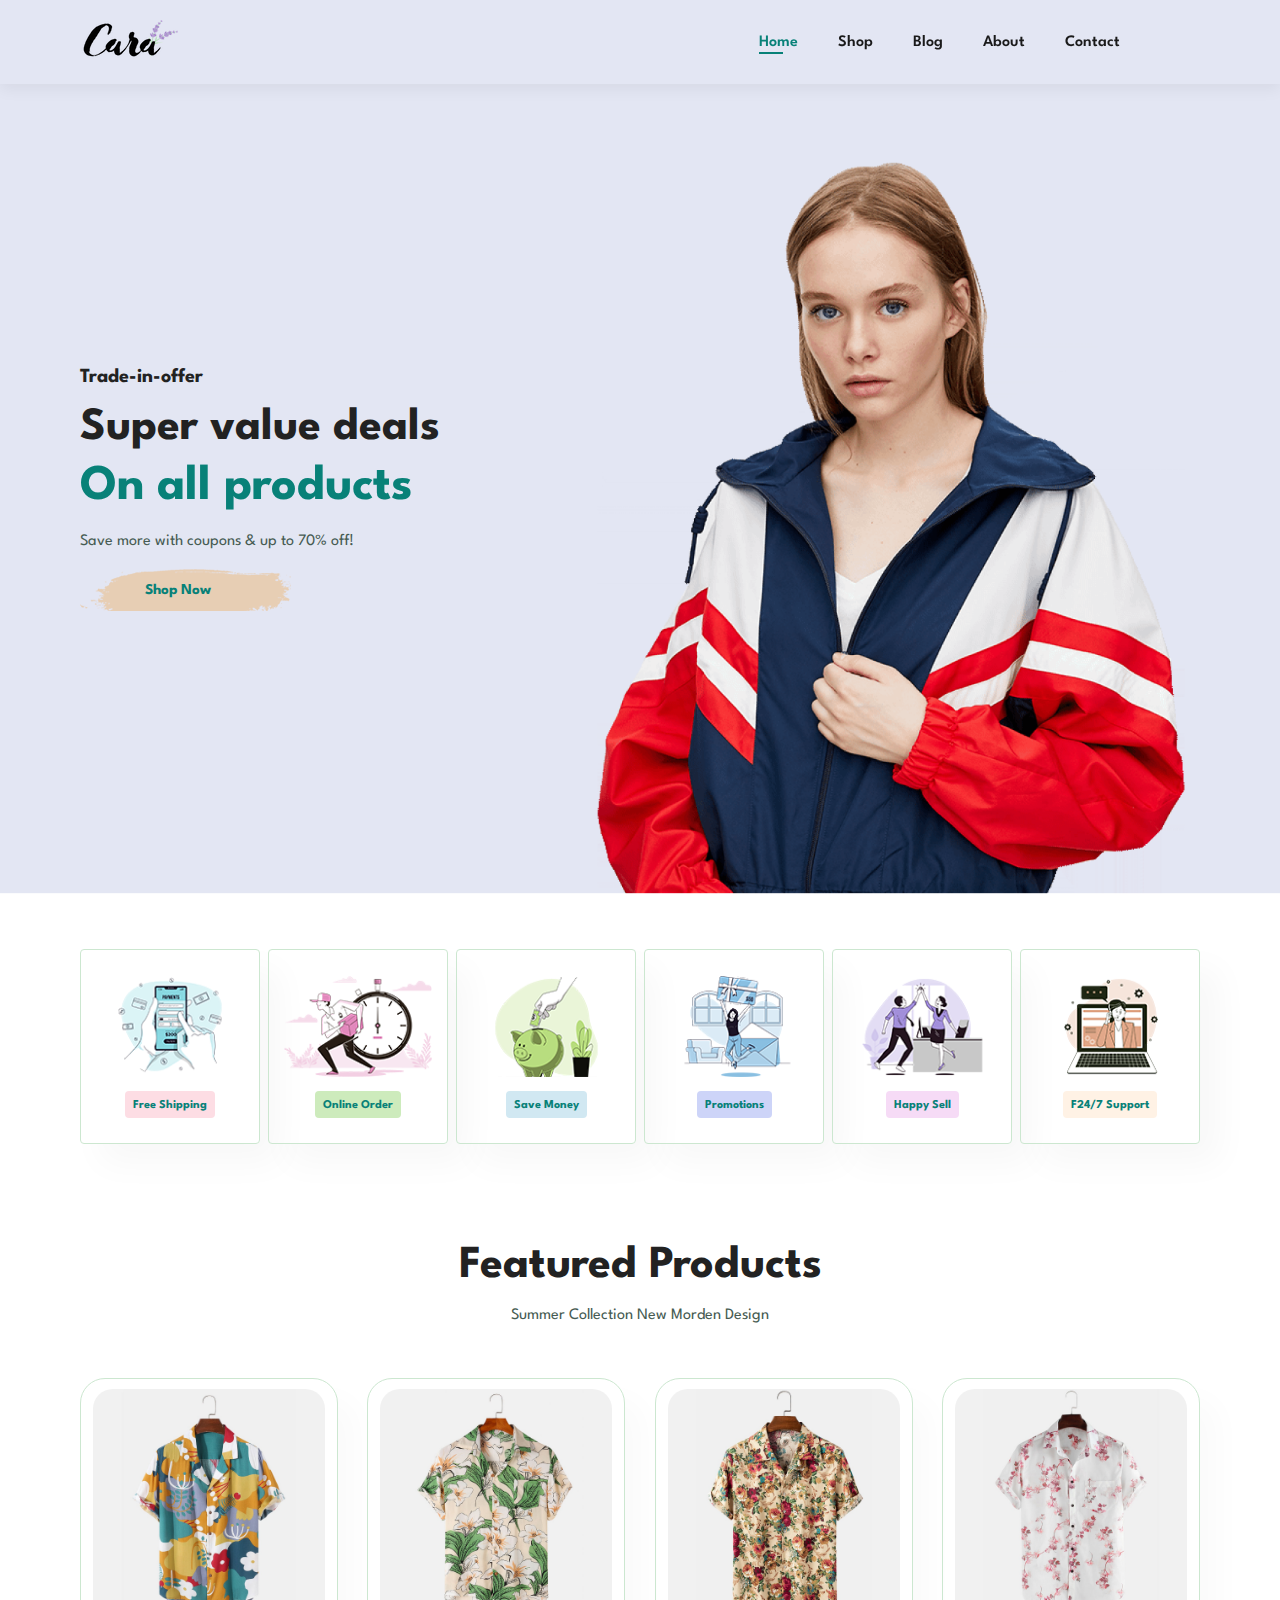
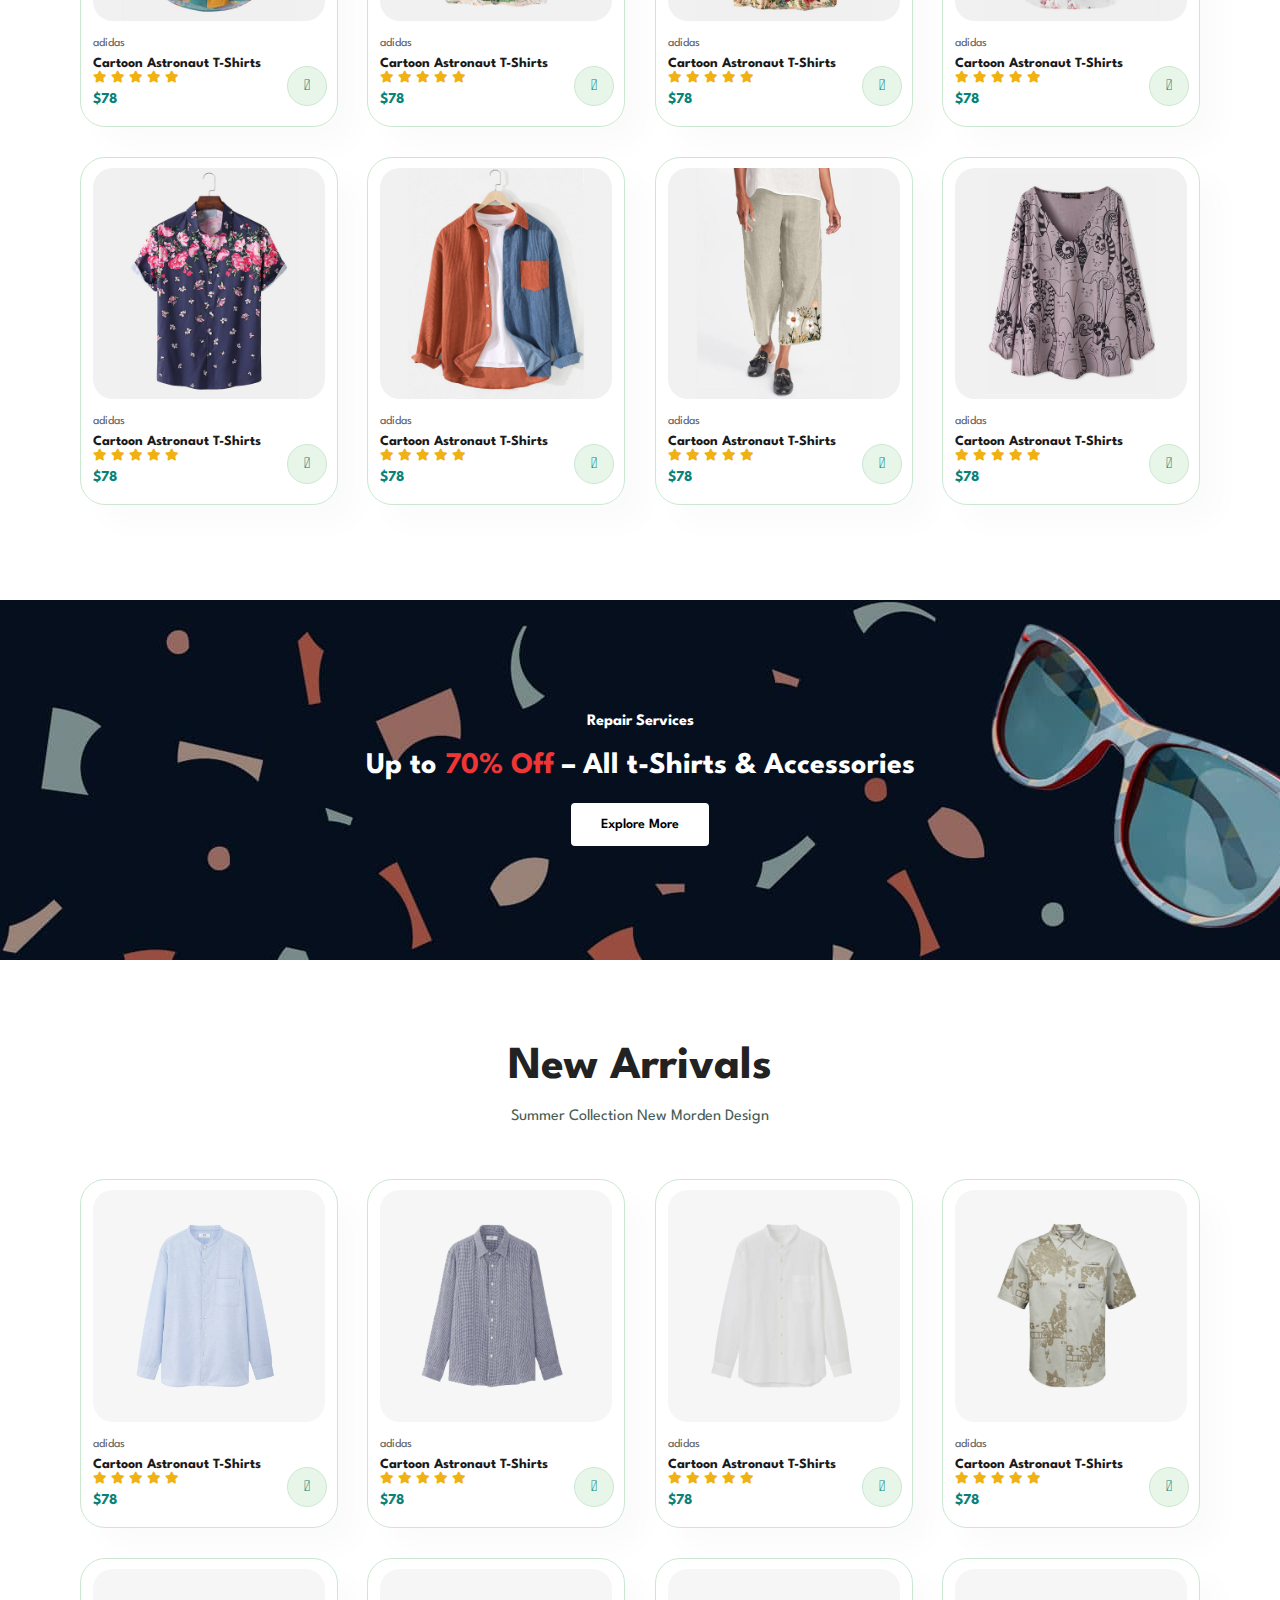
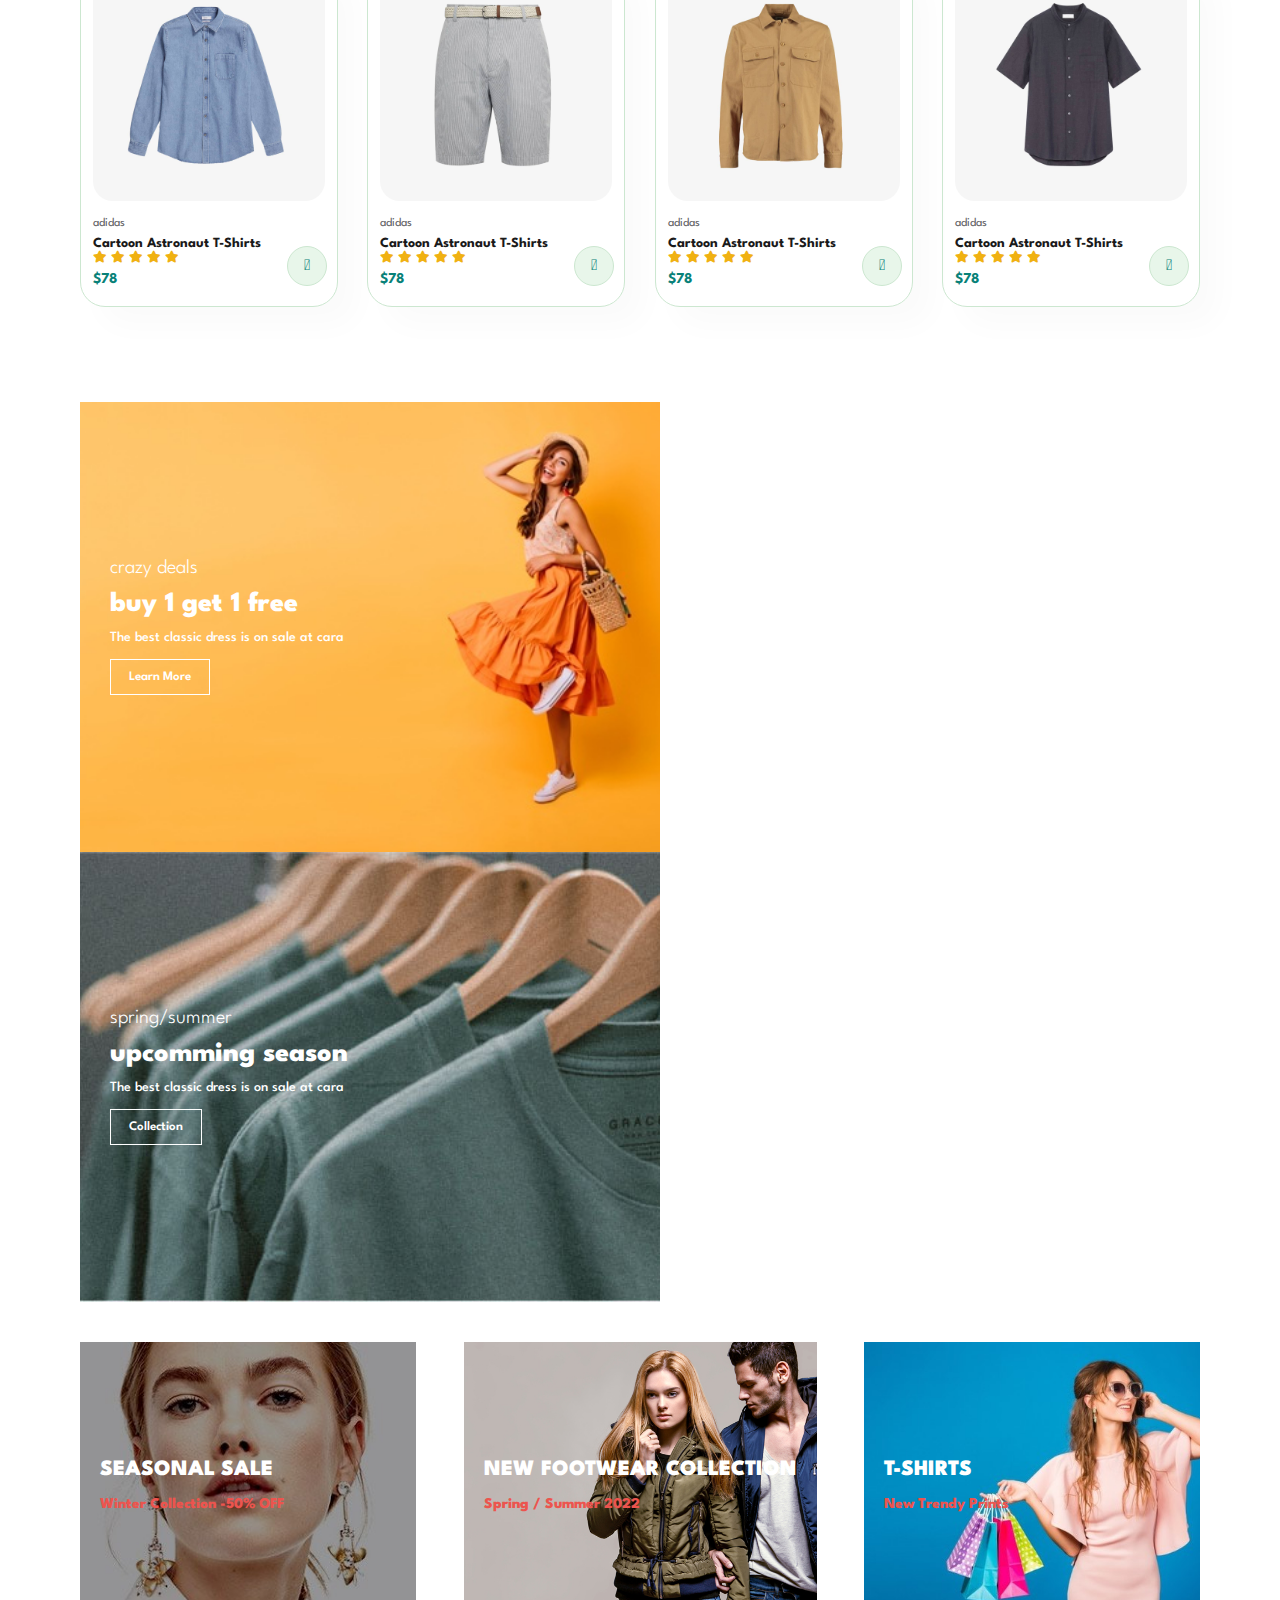
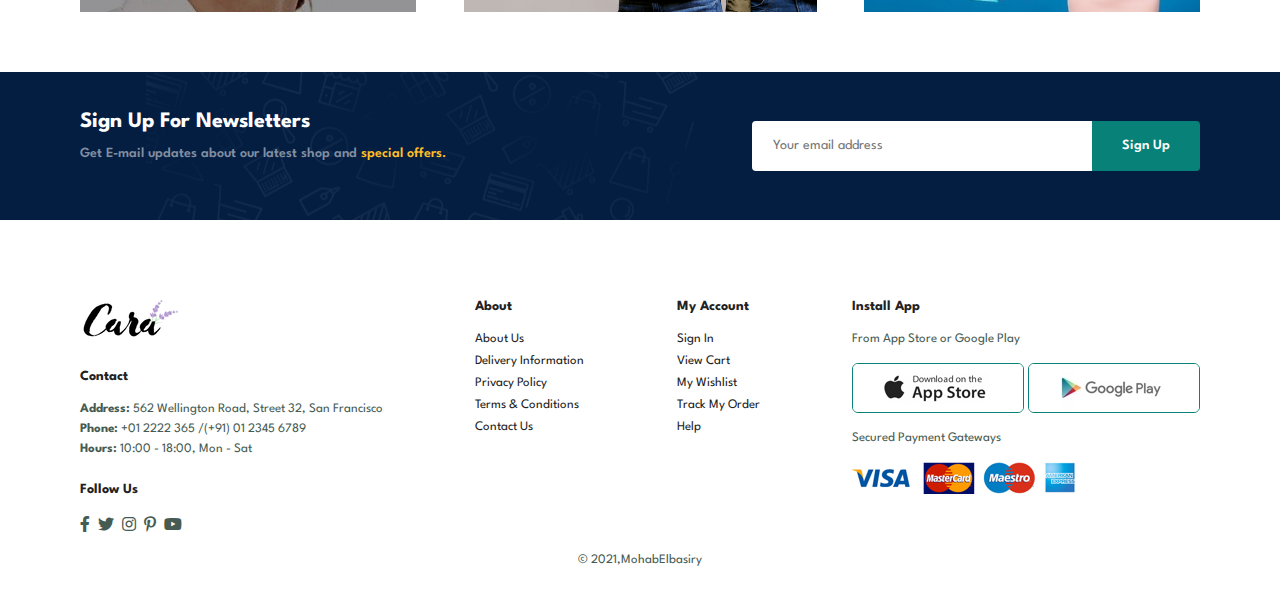
<file: ecommerce/index.html>
<!DOCTYPE html>
<html lang="en">

<head>
    <meta charset="UTF-8">
    <meta http-equiv="X-UA-Compatible" content="IE=edge">
    <meta name="viewport" content="width=device-width, initial-scale=1.0">
    <title> Ecommerce</title>
    <link rel="stylesheet" href="https://pro.fontawesome.com/releases/v5.10.0/css/all.css" />

    <link rel="stylesheet" href="style.css">
</head>

<body>

    <section id="header">
        <a href="#"><img src="img/logo.png" class="logo" alt=""></a>

        <div>
            <ul id="navbar">
                <li><a class="active" href="index.html">Home</a></li>
                <li><a href="shop.html">Shop</a></li>
                <li><a href="blog.html">Blog</a></li>
                <li><a href="about.html">About</a></li>
                <li><a href="contact.html">Contact</a></li>
                <li id="lg-bag"><a href="cart.html"><i class="far fa-shopping-bag"></i></a></li>
                <a href="#" id="close"><i class="far fa-times"></i></a>
            </ul>
        </div>
        <div id="mobile">
            <a href="cart.html"><i class="far fa-shopping-bag"></i></a>
            <i id="bar" class="fas fa-outdent"></i>
        </div>
    </section>

    <section id="hero">
        <h4>Trade-in-offer</h4>
        <h2>Super value deals</h2>
        <h1>On all products</h1>
        <p>Save more with coupons & up to 70% off! </p>
        <button>Shop Now</button>
    </section>

    <section id="feature" class="section-p1">
        <div class="fe-box">
            <img src="img/features/f1.png" alt="">
            <h6>Free Shipping</h6>
        </div>
        <div class="fe-box">
            <img src="img/features/f2.png" alt="">
            <h6>Online Order</h6>
        </div>
        <div class="fe-box">
            <img src="img/features/f3.png" alt="">
            <h6>Save Money</h6>
        </div>
        <div class="fe-box">
            <img src="img/features/f4.png" alt="">
            <h6>Promotions</h6>
        </div>
        <div class="fe-box">
            <img src="img/features/f5.png" alt="">
            <h6>Happy Sell</h6>
        </div>
        <div class="fe-box">
            <img src="img/features/f6.png" alt="">
            <h6>F24/7 Support</h6>
        </div>
    </section>

    <section id="product1" class="section-p1">
        <h2>Featured Products</h2>
        <p>Summer Collection New Morden Design</p>
        <div class="pro-container">
            <div class="pro">
                <img src="img/products/f1.jpg" alt="">
                <div class="des">
                    <span>adidas</span>
                    <h5>Cartoon Astronaut T-Shirts</h5>
                    <div class="star">
                        <i class="fas fa-star"></i>
                        <i class="fas fa-star"></i>
                        <i class="fas fa-star"></i>
                        <i class="fas fa-star"></i>
                        <i class="fas fa-star"></i>
                    </div>
                    <h4>$78</h4>
                </div>
                <a href="#"><i class="fal fa-shopping-cart cart"></i></a>
            </div>
            <div class="pro">
                <img src="img/products/f2.jpg" alt="">
                <div class="des">
                    <span>adidas</span>
                    <h5>Cartoon Astronaut T-Shirts</h5>
                    <div class="star">
                        <i class="fas fa-star"></i>
                        <i class="fas fa-star"></i>
                        <i class="fas fa-star"></i>
                        <i class="fas fa-star"></i>
                        <i class="fas fa-star"></i>
                    </div>
                    <h4>$78</h4>
                </div>
                <a href="#"><i class="fal fa-shopping-cart cart"></i></a>
            </div>
            <div class="pro">
                <img src="img/products/f3.jpg" alt="">
                <div class="des">
                    <span>adidas</span>
                    <h5>Cartoon Astronaut T-Shirts</h5>
                    <div class="star">
                        <i class="fas fa-star"></i>
                        <i class="fas fa-star"></i>
                        <i class="fas fa-star"></i>
                        <i class="fas fa-star"></i>
                        <i class="fas fa-star"></i>
                    </div>
                    <h4>$78</h4>
                </div>
                <a href="#"><i class="fal fa-shopping-cart cart"></i></a>
            </div>
            <div class="pro">
                <img src="img/products/f4.jpg" alt="">
                <div class="des">
                    <span>adidas</span>
                    <h5>Cartoon Astronaut T-Shirts</h5>
                    <div class="star">
                        <i class="fas fa-star"></i>
                        <i class="fas fa-star"></i>
                        <i class="fas fa-star"></i>
                        <i class="fas fa-star"></i>
                        <i class="fas fa-star"></i>
                    </div>
                    <h4>$78</h4>
                </div>
                <a href="#"><i class="fal fa-shopping-cart cart"></i></a>
            </div>
            <div class="pro">
                <img src="img/products/f5.jpg" alt="">
                <div class="des">
                    <span>adidas</span>
                    <h5>Cartoon Astronaut T-Shirts</h5>
                    <div class="star">
                        <i class="fas fa-star"></i>
                        <i class="fas fa-star"></i>
                        <i class="fas fa-star"></i>
                        <i class="fas fa-star"></i>
                        <i class="fas fa-star"></i>
                    </div>
                    <h4>$78</h4>
                </div>
                <a href="#"><i class="fal fa-shopping-cart cart"></i></a>
            </div>
            <div class="pro">
                <img src="img/products/f6.jpg" alt="">
                <div class="des">
                    <span>adidas</span>
                    <h5>Cartoon Astronaut T-Shirts</h5>
                    <div class="star">
                        <i class="fas fa-star"></i>
                        <i class="fas fa-star"></i>
                        <i class="fas fa-star"></i>
                        <i class="fas fa-star"></i>
                        <i class="fas fa-star"></i>
                    </div>
                    <h4>$78</h4>
                </div>
                <a href="#"><i class="fal fa-shopping-cart cart"></i></a>
            </div>
            <div class="pro">
                <img src="img/products/f7.jpg" alt="">
                <div class="des">
                    <span>adidas</span>
                    <h5>Cartoon Astronaut T-Shirts</h5>
                    <div class="star">
                        <i class="fas fa-star"></i>
                        <i class="fas fa-star"></i>
                        <i class="fas fa-star"></i>
                        <i class="fas fa-star"></i>
                        <i class="fas fa-star"></i>
                    </div>
                    <h4>$78</h4>
                </div>
                <a href="#"><i class="fal fa-shopping-cart cart"></i></a>
            </div>
            <div class="pro">
                <img src="img/products/f8.jpg" alt="">
                <div class="des">
                    <span>adidas</span>
                    <h5>Cartoon Astronaut T-Shirts</h5>
                    <div class="star">
                        <i class="fas fa-star"></i>
                        <i class="fas fa-star"></i>
                        <i class="fas fa-star"></i>
                        <i class="fas fa-star"></i>
                        <i class="fas fa-star"></i>
                    </div>
                    <h4>$78</h4>
                </div>
                <a href="#"><i class="fal fa-shopping-cart cart"></i></a>
            </div>
        </div>
    </section>

    <section id="banner" class="section-m1">
        <h4>Repair Services </h4>
        <h2>Up to <span>70% Off</span> – All t-Shirts & Accessories</h2>
        <button class="normal">Explore More</button>
    </section>

    <section id="product1" class="section-p1">
        <h2>New Arrivals</h2>
        <p>Summer Collection New Morden Design</p>
        <div class="pro-container">
            <div class="pro">
                <img src="img/products/n1.jpg" alt="">
                <div class="des">
                    <span>adidas</span>
                    <h5>Cartoon Astronaut T-Shirts</h5>
                    <div class="star">
                        <i class="fas fa-star"></i>
                        <i class="fas fa-star"></i>
                        <i class="fas fa-star"></i>
                        <i class="fas fa-star"></i>
                        <i class="fas fa-star"></i>
                    </div>
                    <h4>$78</h4>
                </div>
                <a href="#"><i class="fal fa-shopping-cart cart"></i></a>
            </div>
            <div class="pro">
                <img src="img/products/n2.jpg" alt="">
                <div class="des">
                    <span>adidas</span>
                    <h5>Cartoon Astronaut T-Shirts</h5>
                    <div class="star">
                        <i class="fas fa-star"></i>
                        <i class="fas fa-star"></i>
                        <i class="fas fa-star"></i>
                        <i class="fas fa-star"></i>
                        <i class="fas fa-star"></i>
                    </div>
                    <h4>$78</h4>
                </div>
                <a href="#"><i class="fal fa-shopping-cart cart"></i></a>
            </div>
            <div class="pro">
                <img src="img/products/n3.jpg" alt="">
                <div class="des">
                    <span>adidas</span>
                    <h5>Cartoon Astronaut T-Shirts</h5>
                    <div class="star">
                        <i class="fas fa-star"></i>
                        <i class="fas fa-star"></i>
                        <i class="fas fa-star"></i>
                        <i class="fas fa-star"></i>
                        <i class="fas fa-star"></i>
                    </div>
                    <h4>$78</h4>
                </div>
                <a href="#"><i class="fal fa-shopping-cart cart"></i></a>
            </div>
            <div class="pro">
                <img src="img/products/n4.jpg" alt="">
                <div class="des">
                    <span>adidas</span>
                    <h5>Cartoon Astronaut T-Shirts</h5>
                    <div class="star">
                        <i class="fas fa-star"></i>
                        <i class="fas fa-star"></i>
                        <i class="fas fa-star"></i>
                        <i class="fas fa-star"></i>
                        <i class="fas fa-star"></i>
                    </div>
                    <h4>$78</h4>
                </div>
                <a href="#"><i class="fal fa-shopping-cart cart"></i></a>
            </div>
            <div class="pro">
                <img src="img/products/n5.jpg" alt="">
                <div class="des">
                    <span>adidas</span>
                    <h5>Cartoon Astronaut T-Shirts</h5>
                    <div class="star">
                        <i class="fas fa-star"></i>
                        <i class="fas fa-star"></i>
                        <i class="fas fa-star"></i>
                        <i class="fas fa-star"></i>
                        <i class="fas fa-star"></i>
                    </div>
                    <h4>$78</h4>
                </div>
                <a href="#"><i class="fal fa-shopping-cart cart"></i></a>
            </div>
            <div class="pro">
                <img src="img/products/n6.jpg" alt="">
                <div class="des">
                    <span>adidas</span>
                    <h5>Cartoon Astronaut T-Shirts</h5>
                    <div class="star">
                        <i class="fas fa-star"></i>
                        <i class="fas fa-star"></i>
                        <i class="fas fa-star"></i>
                        <i class="fas fa-star"></i>
                        <i class="fas fa-star"></i>
                    </div>
                    <h4>$78</h4>
                </div>
                <a href="#"><i class="fal fa-shopping-cart cart"></i></a>
            </div>
            <div class="pro">
                <img src="img/products/n7.jpg" alt="">
                <div class="des">
                    <span>adidas</span>
                    <h5>Cartoon Astronaut T-Shirts</h5>
                    <div class="star">
                        <i class="fas fa-star"></i>
                        <i class="fas fa-star"></i>
                        <i class="fas fa-star"></i>
                        <i class="fas fa-star"></i>
                        <i class="fas fa-star"></i>
                    </div>
                    <h4>$78</h4>
                </div>
                <a href="#"><i class="fal fa-shopping-cart cart"></i></a>
            </div>
            <div class="pro">
                <img src="img/products/n8.jpg" alt="">
                <div class="des">
                    <span>adidas</span>
                    <h5>Cartoon Astronaut T-Shirts</h5>
                    <div class="star">
                        <i class="fas fa-star"></i>
                        <i class="fas fa-star"></i>
                        <i class="fas fa-star"></i>
                        <i class="fas fa-star"></i>
                        <i class="fas fa-star"></i>
                    </div>
                    <h4>$78</h4>
                </div>
                <a href="#"><i class="fal fa-shopping-cart cart"></i></a>
            </div>
        </div>
    </section>

    <section id="sm-banner" class="section-p1">
        <div class="banner-box">
            <h4>crazy deals</h4>
            <h2>buy 1 get 1 free</h2>
            <span>The best classic dress is on sale at cara</span>
            <button class="white">Learn More</button>
        </div>
        <div class="banner-box banner-box2">
            <h4>spring/summer</h4>
            <h2>upcomming season</h2>
            <span>The best classic dress is on sale at cara</span>
            <button class="white">Collection</button>
        </div>
    </section>

    <section id="banner3">
        <div class="banner-box">
            <h2>SEASONAL SALE</h2>
            <h3>Winter Collection -50% OFF</h3>
        </div>
        <div class="banner-box banner-box2">
            <h2>NEW FOOTWEAR COLLECTION </h2>
            <h3>Spring / Summer 2022</h3>
        </div>
        <div class="banner-box banner-box3">
            <h2>T-SHIRTS</h2>
            <h3>New Trendy Prints</h3>
        </div>
    </section>

    <section id="newsletter" class="section-p1 section-m1">
        <div class="newstext">
            <h4>Sign Up For Newsletters</h4>
            <p>Get E-mail updates about our latest shop and <span>special offers.</span> </p>
        </div>
        <div class="form">
            <input type="text" placeholder="Your email address">
            <button class="normal">Sign Up</button>
        </div>
    </section>

    <footer class="section-p1">
        <div class="col">
            <img class="logo" src="img/logo.png" alt="">
            <h4>Contact</h4>
            <p><strong>Address: </strong> 562 Wellington Road, Street 32, San Francisco</p>
            <p><strong>Phone:</strong> +01 2222 365 /(+91) 01 2345 6789</p>
            <p><strong>Hours:</strong> 10:00 - 18:00, Mon - Sat</p>
            <div class="follow">
                <h4>Follow Us</h4>
                <div class="icon">
                    <i class="fab fa-facebook-f"></i>
                    <i class="fab fa-twitter"></i>
                    <i class="fab fa-instagram"></i>
                    <i class="fab fa-pinterest-p"></i>
                    <i class="fab fa-youtube"></i>
                </div>
            </div>
        </div>

        <div class="col">
            <h4>About</h4>
            <a href="#">About Us</a>
            <a href="#">Delivery Information</a>
            <a href="#">Privacy Policy</a>
            <a href="#">Terms & Conditions</a>
            <a href="#">Contact Us</a>
        </div>

        <div class="col">
            <h4>My Account</h4>
            <a href="#">Sign In</a>
            <a href="#">View Cart</a>
            <a href="#">My Wishlist</a>
            <a href="#">Track My Order</a>
            <a href="#">Help</a>
        </div>

        <div class="col install">
            <h4>Install App</h4>
            <p>From App Store or Google Play</p>
            <div class="row">
                <img src="img/pay/app.jpg" alt="">
                <img src="img/pay/play.jpg" alt="">
            </div>
            <p>Secured Payment Gateways </p>
            <img src="img/pay/pay.png" alt="">
        </div>

        <div class="copyright">
            <p>© 2021,MohabElbasiry</p>
        </div>
    </footer>


    <script src="script.js"></script>
</body>

</html>
</file>
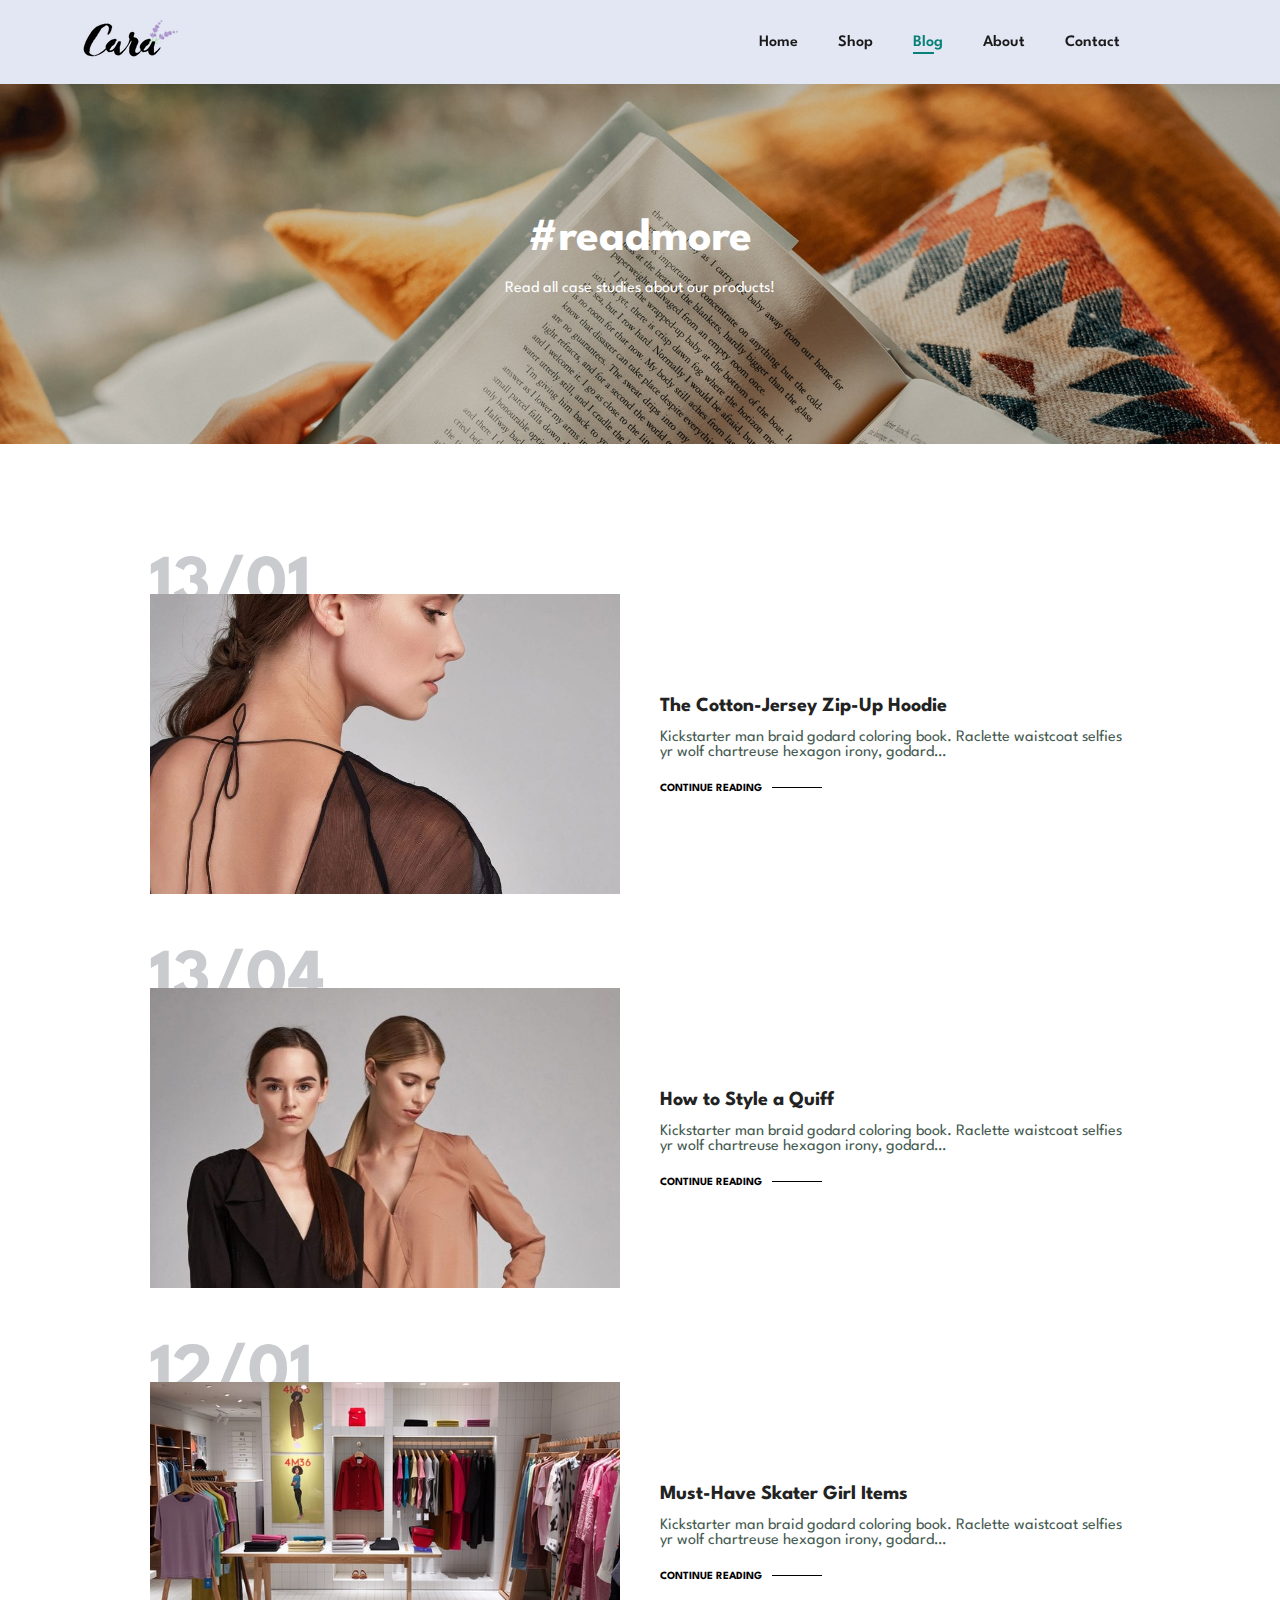
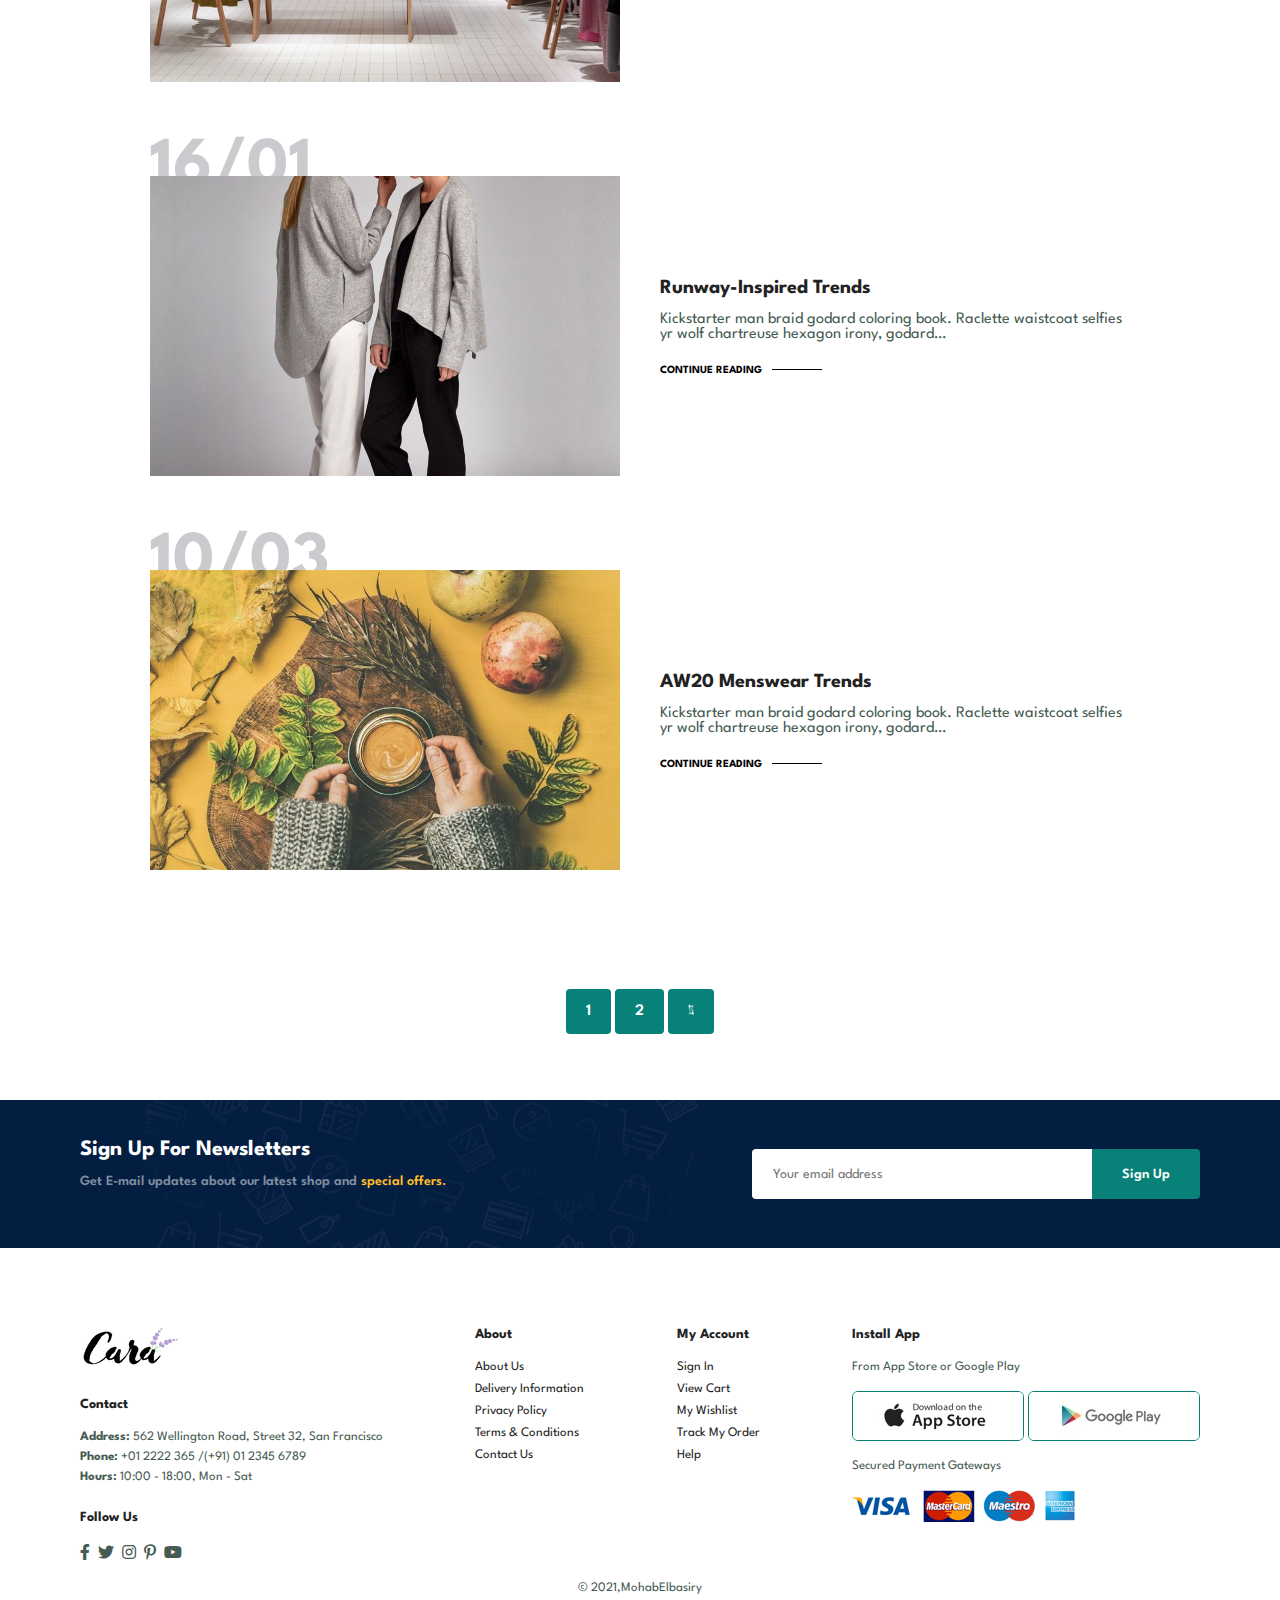
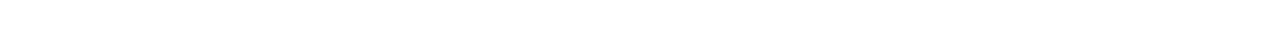
<file: ecommerce/blog.html>
<!DOCTYPE html>
<html lang="en">

<head>
    <meta charset="UTF-8">
    <meta http-equiv="X-UA-Compatible" content="IE=edge">
    <meta name="viewport" content="width=device-width, initial-scale=1.0">
    <title>blogs</title>
    <link rel="stylesheet" href="https://pro.fontawesome.com/releases/v5.10.0/css/all.css" />

    <link rel="stylesheet" href="style.css">
</head>

<body>

    <section id="header">
        <a href="#"><img src="img/logo.png" class="logo" alt=""></a>

        <div>
            <ul id="navbar">
                <li><a href="index.html">Home</a></li>
                <li><a href="shop.html">Shop</a></li>
                <li><a class="active" href="blog.html">Blog</a></li>
                <li><a href="about.html">About</a></li>
                <li><a href="contact.html">Contact</a></li>
                <li id="lg-bag"><a href="cart.html"><i class="far fa-shopping-bag"></i></a></li>
                <a href="#" id="close"><i class="far fa-times"></i></a>
            </ul>
        </div>
        <div id="mobile">
            <a href="cart.html"><i class="far fa-shopping-bag"></i></a>
            <i id="bar" class="fas fa-outdent"></i>
        </div>
    </section>

    <section id="page-header" class="blog-header">

        <h2>#readmore</h2>

        <p>Read all case studies about our products! </p>

    </section>

    <section id="blog">
        <div class="blog-box">
            <div class="blog-img">
                <img src="img/blog/b1.jpg" alt="">
            </div>
            <div class="blog-details">
                <h4>The Cotton-Jersey Zip-Up Hoodie</h4>
                <p>Kickstarter man braid godard coloring book. Raclette waistcoat selfies yr wolf chartreuse hexagon irony, godard…</p>
                <a href="#">CONTINUE READING</a>
            </div>
            <h1>13/01</h1>
        </div>
        <div class="blog-box">
            <div class="blog-img">
                <img src="img/blog/b2.jpg" alt="">
            </div>
            <div class="blog-details">
                <h4>How to Style a Quiff</h4>
                <p>Kickstarter man braid godard coloring book. Raclette waistcoat selfies yr wolf chartreuse hexagon irony, godard…</p>
                <a href="#">CONTINUE READING</a>
            </div>
            <h1>13/04</h1>
        </div>
        <div class="blog-box">
            <div class="blog-img">
                <img src="img/blog/b3.jpg" alt="">
            </div>
            <div class="blog-details">
                <h4>Must-Have Skater Girl Items</h4>
                <p>Kickstarter man braid godard coloring book. Raclette waistcoat selfies yr wolf chartreuse hexagon irony, godard…</p>
                <a href="#">CONTINUE READING</a>
            </div>
            <h1>12/01</h1>
        </div>
        <div class="blog-box">
            <div class="blog-img">
                <img src="img/blog/b4.jpg" alt="">
            </div>
            <div class="blog-details">
                <h4>Runway-Inspired Trends</h4>
                <p>Kickstarter man braid godard coloring book. Raclette waistcoat selfies yr wolf chartreuse hexagon irony, godard…</p>
                <a href="#">CONTINUE READING</a>
            </div>
            <h1>16/01</h1>
        </div>
        <div class="blog-box">
            <div class="blog-img">
                <img src="img/blog/b6.jpg" alt="">
            </div>
            <div class="blog-details">
                <h4>AW20 Menswear Trends</h4>
                <p>Kickstarter man braid godard coloring book. Raclette waistcoat selfies yr wolf chartreuse hexagon irony, godard…</p>
                <a href="#">CONTINUE READING</a>
            </div>
            <h1>10/03</h1>
        </div>
    </section>

    <section id="pagination" class="section-p1">
        <a href="#">1</a>
        <a href="#">2</a>
        <a href="#"><i class="fal fa-long-arrow-alt-right"></i></a>
    </section>

    <section id="newsletter" class="section-p1 section-m1">
        <div class="newstext">
            <h4>Sign Up For Newsletters</h4>
            <p>Get E-mail updates about our latest shop and <span>special offers.</span> </p>
        </div>
        <div class="form">
            <input type="text" placeholder="Your email address">
            <button class="normal">Sign Up</button>
        </div>
    </section>
    <footer class="section-p1">
        <div class="col">
            <img class="logo" src="img/logo.png" alt="">
            <h4>Contact</h4>
            <p><strong>Address: </strong> 562 Wellington Road, Street 32, San Francisco</p>
            <p><strong>Phone:</strong> +01 2222 365 /(+91) 01 2345 6789</p>
            <p><strong>Hours:</strong> 10:00 - 18:00, Mon - Sat</p>
            <div class="follow">
                <h4>Follow Us</h4>
                <div class="icon">
                    <i class="fab fa-facebook-f"></i>
                    <i class="fab fa-twitter"></i>
                    <i class="fab fa-instagram"></i>
                    <i class="fab fa-pinterest-p"></i>
                    <i class="fab fa-youtube"></i>
                </div>
            </div>
        </div>

        <div class="col">
            <h4>About</h4>
            <a href="#">About Us</a>
            <a href="#">Delivery Information</a>
            <a href="#">Privacy Policy</a>
            <a href="#">Terms & Conditions</a>
            <a href="#">Contact Us</a>
        </div>

        <div class="col">
            <h4>My Account</h4>
            <a href="#">Sign In</a>
            <a href="#">View Cart</a>
            <a href="#">My Wishlist</a>
            <a href="#">Track My Order</a>
            <a href="#">Help</a>
        </div>

        <div class="col install">
            <h4>Install App</h4>
            <p>From App Store or Google Play</p>
            <div class="row">
                <img src="img/pay/app.jpg" alt="">
                <img src="img/pay/play.jpg" alt="">
            </div>
            <p>Secured Payment Gateways </p>
            <img src="img/pay/pay.png" alt="">
        </div>

        <div class="copyright">
            <p>© 2021,MohabElbasiry</p>
        </div>
    </footer>

    <script src="script.js"></script>
</body>

</html>
</file>
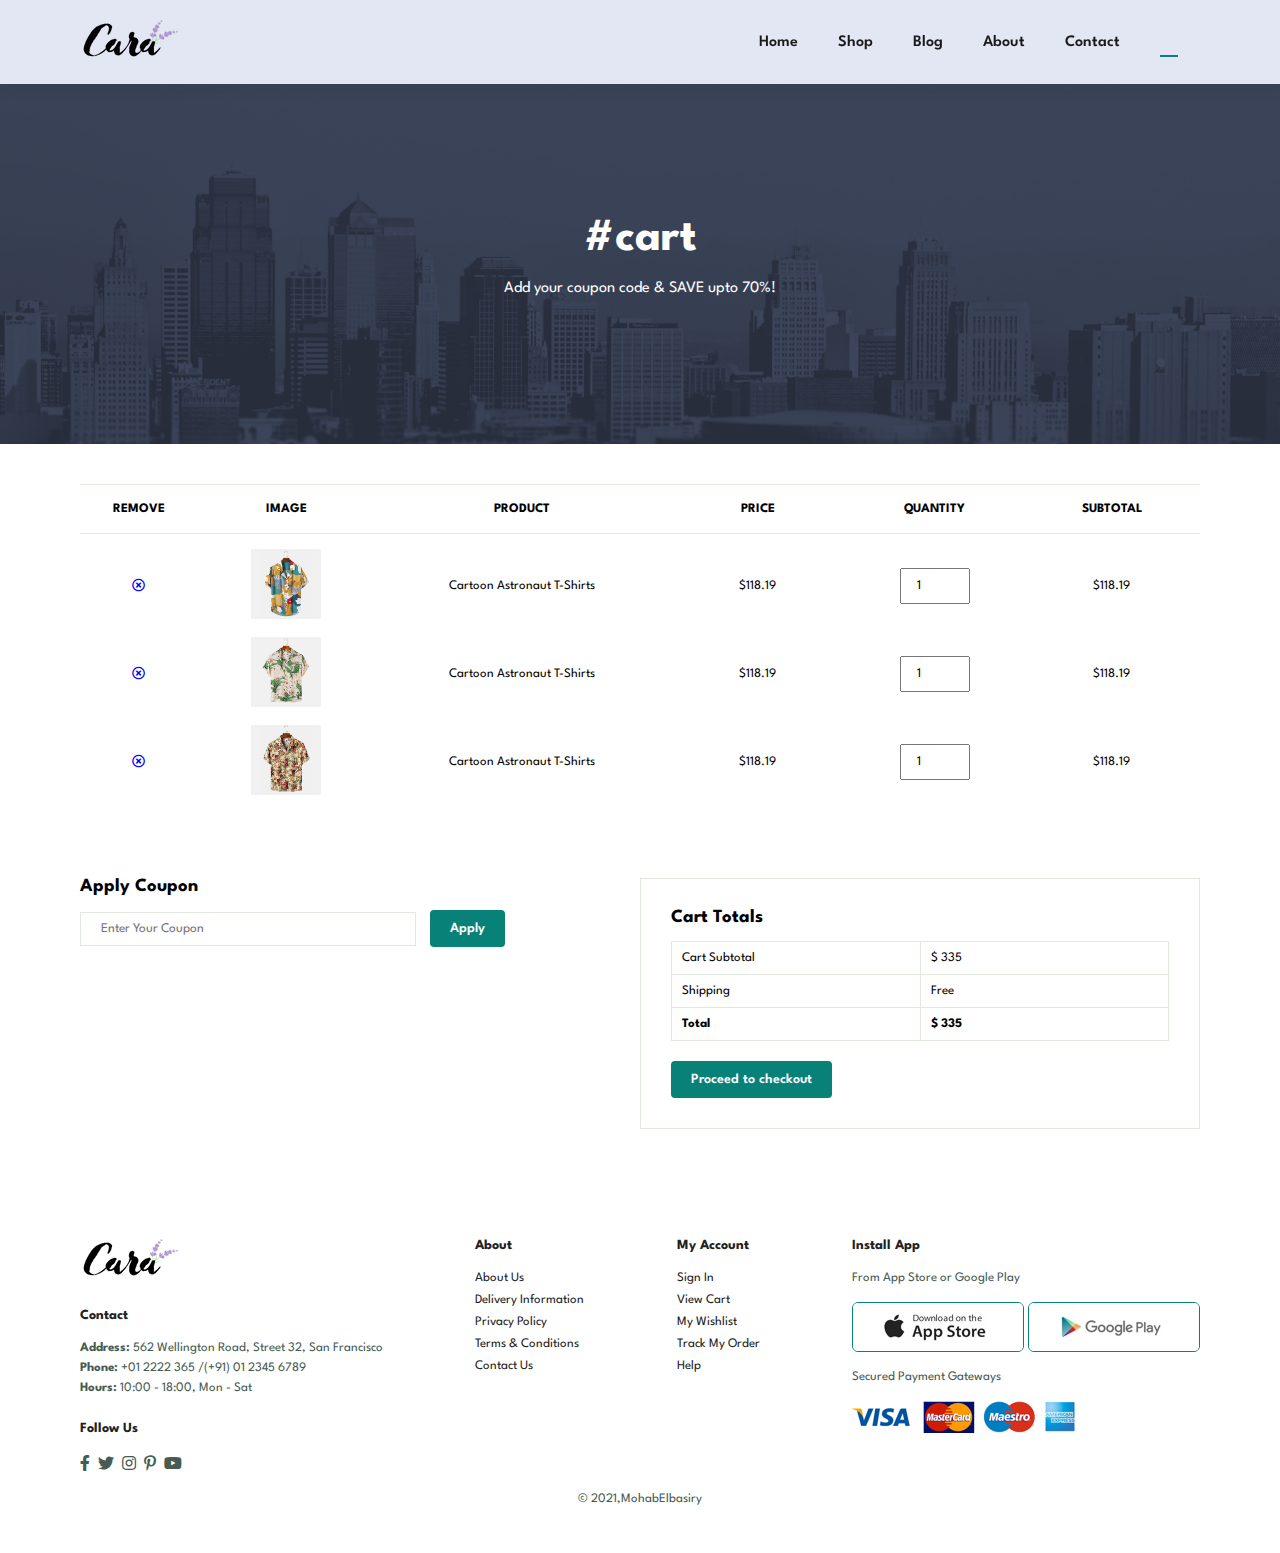
<file: ecommerce/cart.html>
<!DOCTYPE html>
<html lang="en">

<head>
    <meta charset="UTF-8">
    <meta http-equiv="X-UA-Compatible" content="IE=edge">
    <meta name="viewport" content="width=device-width, initial-scale=1.0">
    <title>cart</title>

    <link rel="stylesheet" href="https://pro.fontawesome.com/releases/v5.10.0/css/all.css" />

    <link rel="stylesheet" href="style.css">
</head>

<body>

    <section id="header">
        <a href="#"><img src="img/logo.png" class="logo" alt=""></a>
        <div>
            <ul id="navbar">
                <li><a href="index.html">Home</a></li>
                <li><a href="shop.html">Shop</a></li>
                <li><a href="blog.html">Blog</a></li>
                <li><a href="about.html">About</a></li>
                <li><a href="contact.html">Contact</a></li>
                <li id="lg-bag"><a href="#" class="active"><i class="far fa-shopping-bag"></i></a></li>
                <a id="close" href="#"><i class="far fa-times"></i></a>
            </ul>
        </div>
        <div id="mobile">
            <a href="cart.html"><i class="far fa-shopping-bag"></i></a>
            <i id="bar" class="fas fa-outdent"></i>

        </div>
    </section>

    <section id="page-header" class="about-header">

        <h2>#cart</h2>
        <p>Add your coupon code & SAVE upto 70%!</p>

    </section>

    <section id="cart" class="section-p1">
        <table width="100%">
            <thead>
                <tr>
                    <td>Remove</td>
                    <td>Image</td>
                    <td>Product</td>
                    <td>Price</td>
                    <td>Quantity</td>
                    <td>Subtotal</td>
                </tr>
            </thead>

            <tbody>
                <tr>
                    <td><a href="#"><i class="far fa-times-circle"></i></a></td>
                    <td><img src="img/products/f1.jpg" alt=""></td>
                    <td>Cartoon Astronaut T-Shirts</td>
                    <td>$118.19</td>
                    <td><input type="number" value="1" name="" id=""></td>
                    <td>$118.19</td>
                </tr>
                <tr>
                    <td><a href="#"><i class="far fa-times-circle"></i></a></td>
                    <td><img src="img/products/f2.jpg" alt=""></td>
                    <td>Cartoon Astronaut T-Shirts</td>
                    <td>$118.19</td>
                    <td><input type="number" value="1" name="" id=""></td>
                    <td>$118.19</td>
                </tr>
                <tr>
                    <td><a href="#"><i class="far fa-times-circle"></i></a></td>
                    <td><img src="img/products/f3.jpg" alt=""></td>
                    <td>Cartoon Astronaut T-Shirts</td>
                    <td>$118.19</td>
                    <td><input type="number" value="1" name="" id=""></td>
                    <td>$118.19</td>
                </tr>
            </tbody>
        </table>
    </section>

    <section id="cart-add" class="section-p1">
        <div id="cuopon">
            <h3>Apply Coupon</h3>
            <div>
                <input type="text" name="" id="" placeholder="Enter Your Coupon">
                <button class="normal">Apply</button>
            </div>
        </div>

        <div id="subtotal">
            <h3>Cart Totals</h3>
            <table>
                <tr>
                    <td>Cart Subtotal</td>
                    <td>$ 335</td>
                </tr>
                <tr>
                    <td>Shipping</td>
                    <td>Free</td>
                </tr>
                <tr>
                    <td><strong>Total</strong></td>
                    <td><strong>$ 335</strong></td>
                </tr>
            </table>
            <button class="normal">Proceed to checkout</button>
        </div>
    </section>


    <footer class="section-p1">
        <div class="col">
            <img class="logo" src="img/logo.png" alt="">
            <h4>Contact</h4>
            <p><strong>Address: </strong> 562 Wellington Road, Street 32, San Francisco</p>
            <p><strong>Phone:</strong> +01 2222 365 /(+91) 01 2345 6789</p>
            <p><strong>Hours:</strong> 10:00 - 18:00, Mon - Sat</p>
            <div class="follow">
                <h4>Follow Us</h4>
                <div class="icon">
                    <i class="fab fa-facebook-f"></i>
                    <i class="fab fa-twitter"></i>
                    <i class="fab fa-instagram"></i>
                    <i class="fab fa-pinterest-p"></i>
                    <i class="fab fa-youtube"></i>
                </div>
            </div>
        </div>

        <div class="col">
            <h4>About</h4>
            <a href="#">About Us</a>
            <a href="#">Delivery Information</a>
            <a href="#">Privacy Policy</a>
            <a href="#">Terms & Conditions</a>
            <a href="#">Contact Us</a>
        </div>

        <div class="col">
            <h4>My Account</h4>
            <a href="#">Sign In</a>
            <a href="#">View Cart</a>
            <a href="#">My Wishlist</a>
            <a href="#">Track My Order</a>
            <a href="#">Help</a>
        </div>

        <div class="col install">
            <h4>Install App</h4>
            <p>From App Store or Google Play</p>
            <div class="row">
                <img src="img/pay/app.jpg" alt="">
                <img src="img/pay/play.jpg" alt="">
            </div>
            <p>Secured Payment Gateways </p>
            <img src="img/pay/pay.png" alt="">
        </div>

        <div class="copyright">
            <p>© 2021,MohabElbasiry</p>
        </div>
    </footer>

    <script src="script.js"></script>

</body>

</html>
</file>
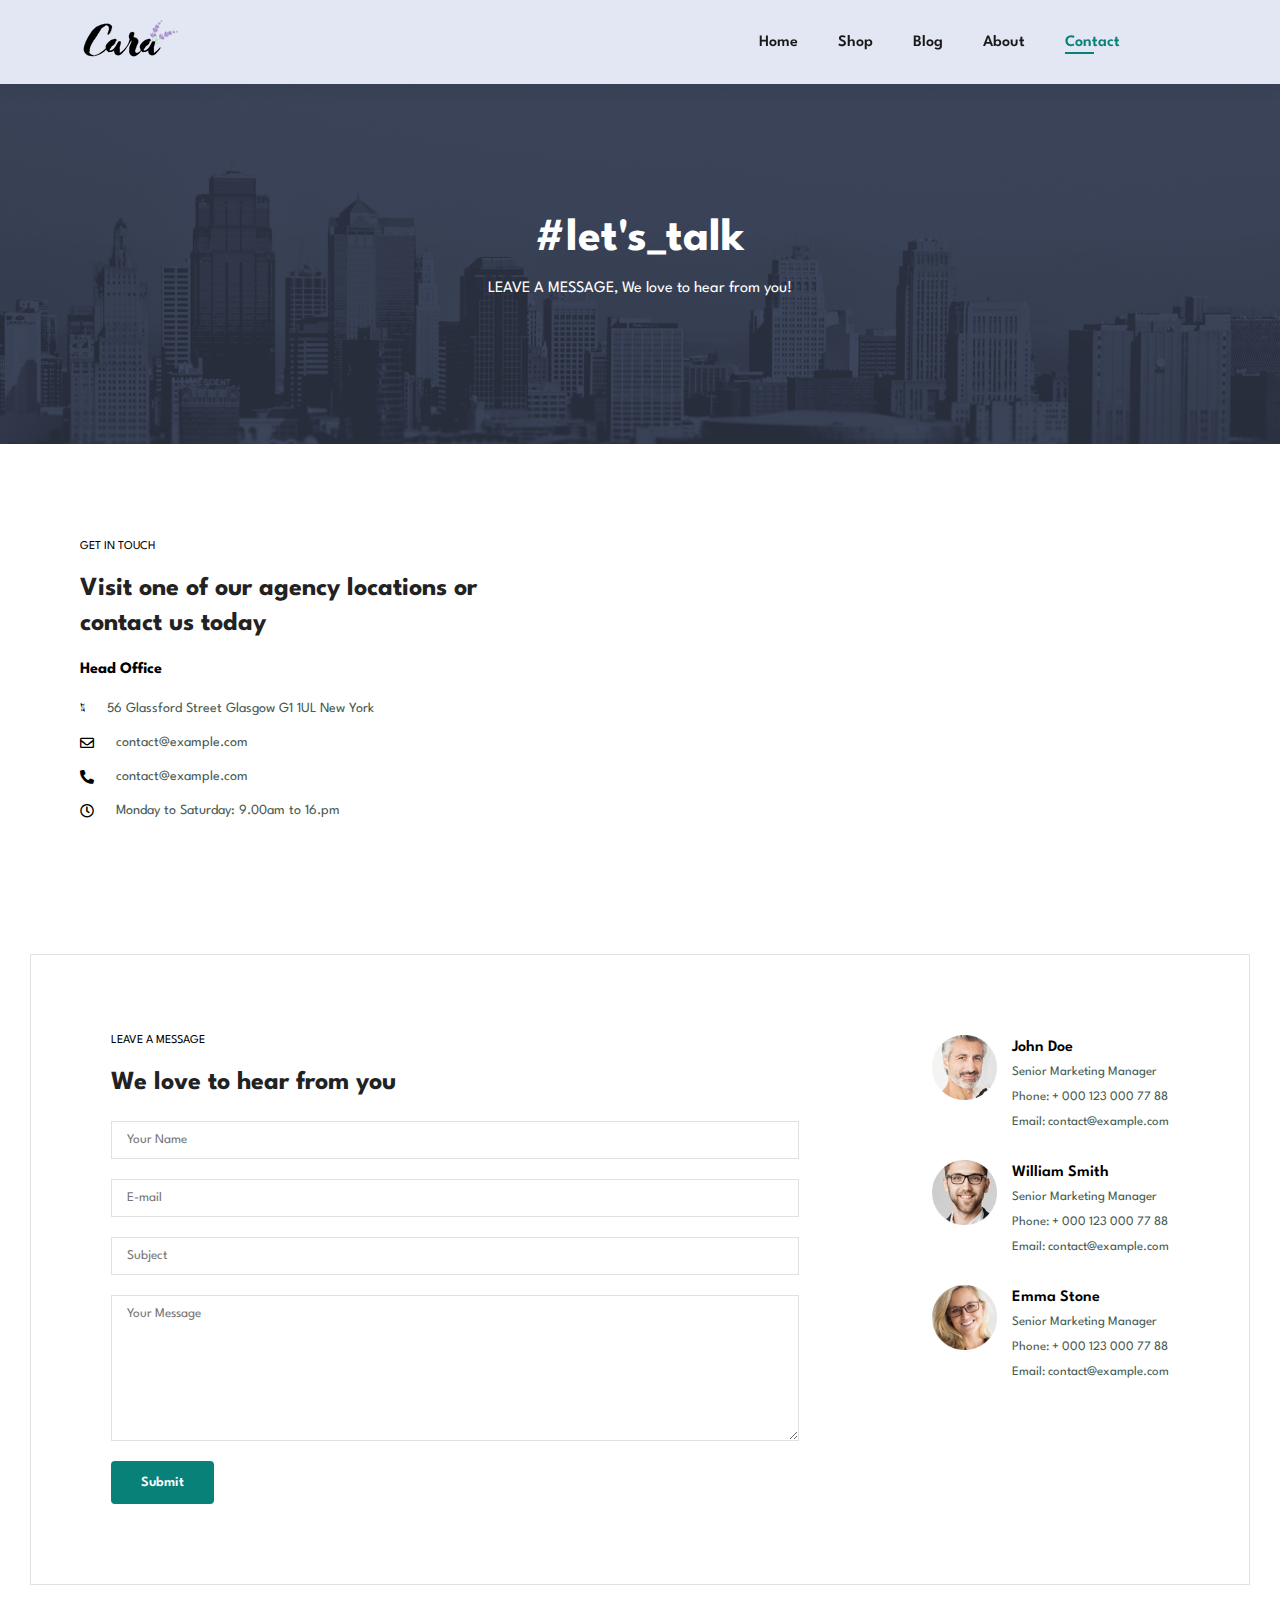
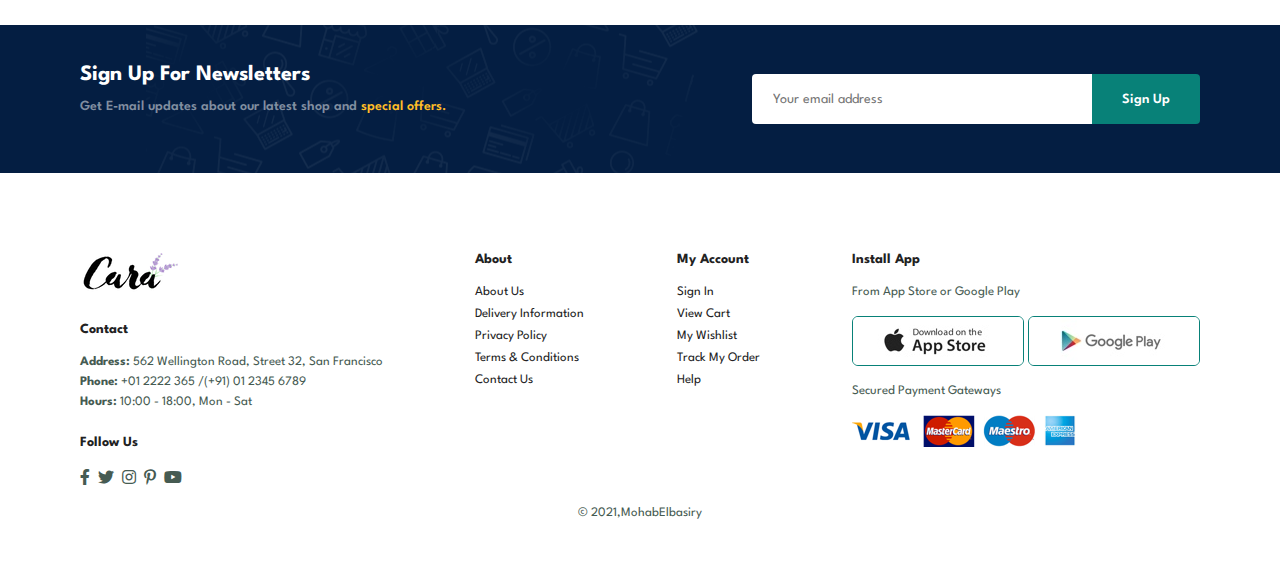
<file: ecommerce/contact.html>
<!DOCTYPE html>
<html lang="en">

<head>
    <meta charset="UTF-8">
    <meta http-equiv="X-UA-Compatible" content="IE=edge">
    <meta name="viewport" content="width=device-width, initial-scale=1.0">
    <title>contact</title>

    <link rel="stylesheet" href="https://pro.fontawesome.com/releases/v5.10.0/css/all.css" />

    <link rel="stylesheet" href="style.css">
</head>

<body>

    <section id="header">
        <a href="#"><img src="img/logo.png" class="logo" alt=""></a>
        <div>
            <ul id="navbar">
                <li><a href="index.html">Home</a></li>
                <li><a href="shop.html">Shop</a></li>
                <li><a href="blog.html">Blog</a></li>
                <li><a href="about.html">About</a></li>
                <li><a class="active" href="contact.html">Contact</a></li>
                <li id="lg-bag"><a href="cart.html"><i class="far fa-shopping-bag"></i></a></li>
                <a id="close" href="#"><i class="far fa-times"></i></a>
            </ul>
        </div>
        <div id="mobile">
            <a href="cart.html"><i class="far fa-shopping-bag"></i></a>
            <i id="bar" class="fas fa-outdent"></i>
        </div>
    </section>

    <section id="page-header" class="about-header">

        <h2>#let's_talk</h2>
        <p>LEAVE A MESSAGE, We love to hear from you!</p>

    </section>

    <section id="contact-details" class="section-p1">
        <div class="details">
            <span>GET IN TOUCH</span>
            <h2>Visit one of our agency locations or contact us today</h2>
            <h3>Head Office</h3>
            <div>
                <li>
                    <i class="fal fa-map"></i>
                    <p>56 Glassford Street Glasgow G1 1UL New York</p>
                </li>
                <li>
                    <i class="far fa-envelope"></i>
                    <p>contact@example.com </p>
                </li>
                <li>
                    <i class="fas fa-phone-alt"></i>
                    <p>contact@example.com </p>
                </li>
                <li>
                    <i class="far fa-clock"></i>
                    <p>Monday to Saturday: 9.00am to 16.pm </p>
                </li>
            </div>
        </div>

        <div class="map">
            <iframe src="https://www.google.com/maps/embed?pb=!1m18!1m12!1m3!1d2469.8088025254456!2d-1.256555484681452!3d51.754819700404106!2m3!1f0!2f0!3f0!3m2!1i1024!2i768!4f13.1!3m3!1m2!1s0x4876c6a9ef8c485b%3A0xd2ff1883a001afed!2sUniversity%20of%20Oxford!5e0!3m2!1sen!2sbd!4v1637232208485!5m2!1sen!2sbd"
                width="600" height="450" style="border:0;" allowfullscreen="" loading="lazy"></iframe>
        </div>
    </section>

    <section id="form-details">
        <form action="">
            <span>LEAVE A MESSAGE</span>
            <h2>We love to hear from you </h2>
            <input type="text" name="" id="" placeholder="Your Name">
            <input type="text" name="" id="" placeholder="E-mail">
            <input type="text" name="" id="" placeholder="Subject">
            <textarea name="" id="" cols="30" rows="10" placeholder="Your Message"></textarea>
            <button class="normal">Submit</button>
        </form>

        <div class="people">
            <div>
                <img src="img/people/1.png" alt="">
                <p><span>John Doe </span> Senior Marketing Manager <br> Phone: + 000 123 000 77 88 <br> Email: contact@example.com</p>
            </div>
            <div>
                <img src="img/people/2.png" alt="">
                <p><span>William Smith</span> Senior Marketing Manager <br> Phone: + 000 123 000 77 88 <br> Email: contact@example.com</p>
            </div>
            <div>
                <img src="img/people/3.png" alt="">
                <p><span>Emma Stone</span> Senior Marketing Manager <br> Phone: + 000 123 000 77 88 <br> Email: contact@example.com</p>
            </div>
        </div>
    </section>

    <section id="newsletter" class="section-m1 section-p1">
        <div class="newstext">
            <h4>Sign Up For Newsletters </h4>
            <p>Get E-mail updates about our latest shop and <span>special offers.</span></p>
        </div>
        <div class="form">
            <input type="text" name="" placeholder="Your email address" id="">
            <button class="normal">Sign Up</button>
        </div>
    </section>
    <footer class="section-p1">
        <div class="col">
            <img class="logo" src="img/logo.png" alt="">
            <h4>Contact</h4>
            <p><strong>Address: </strong> 562 Wellington Road, Street 32, San Francisco</p>
            <p><strong>Phone:</strong> +01 2222 365 /(+91) 01 2345 6789</p>
            <p><strong>Hours:</strong> 10:00 - 18:00, Mon - Sat</p>
            <div class="follow">
                <h4>Follow Us</h4>
                <div class="icon">
                    <i class="fab fa-facebook-f"></i>
                    <i class="fab fa-twitter"></i>
                    <i class="fab fa-instagram"></i>
                    <i class="fab fa-pinterest-p"></i>
                    <i class="fab fa-youtube"></i>
                </div>
            </div>
        </div>

        <div class="col">
            <h4>About</h4>
            <a href="#">About Us</a>
            <a href="#">Delivery Information</a>
            <a href="#">Privacy Policy</a>
            <a href="#">Terms & Conditions</a>
            <a href="#">Contact Us</a>
        </div>

        <div class="col">
            <h4>My Account</h4>
            <a href="#">Sign In</a>
            <a href="#">View Cart</a>
            <a href="#">My Wishlist</a>
            <a href="#">Track My Order</a>
            <a href="#">Help</a>
        </div>

        <div class="col install">
            <h4>Install App</h4>
            <p>From App Store or Google Play</p>
            <div class="row">
                <img src="img/pay/app.jpg" alt="">
                <img src="img/pay/play.jpg" alt="">
            </div>
            <p>Secured Payment Gateways </p>
            <img src="img/pay/pay.png" alt="">
        </div>

        <div class="copyright">
            <p>© 2021,MohabElbasiry</p>
        </div>
    </footer>

    <script src="script.js"></script>

</body>

</html>
</file>
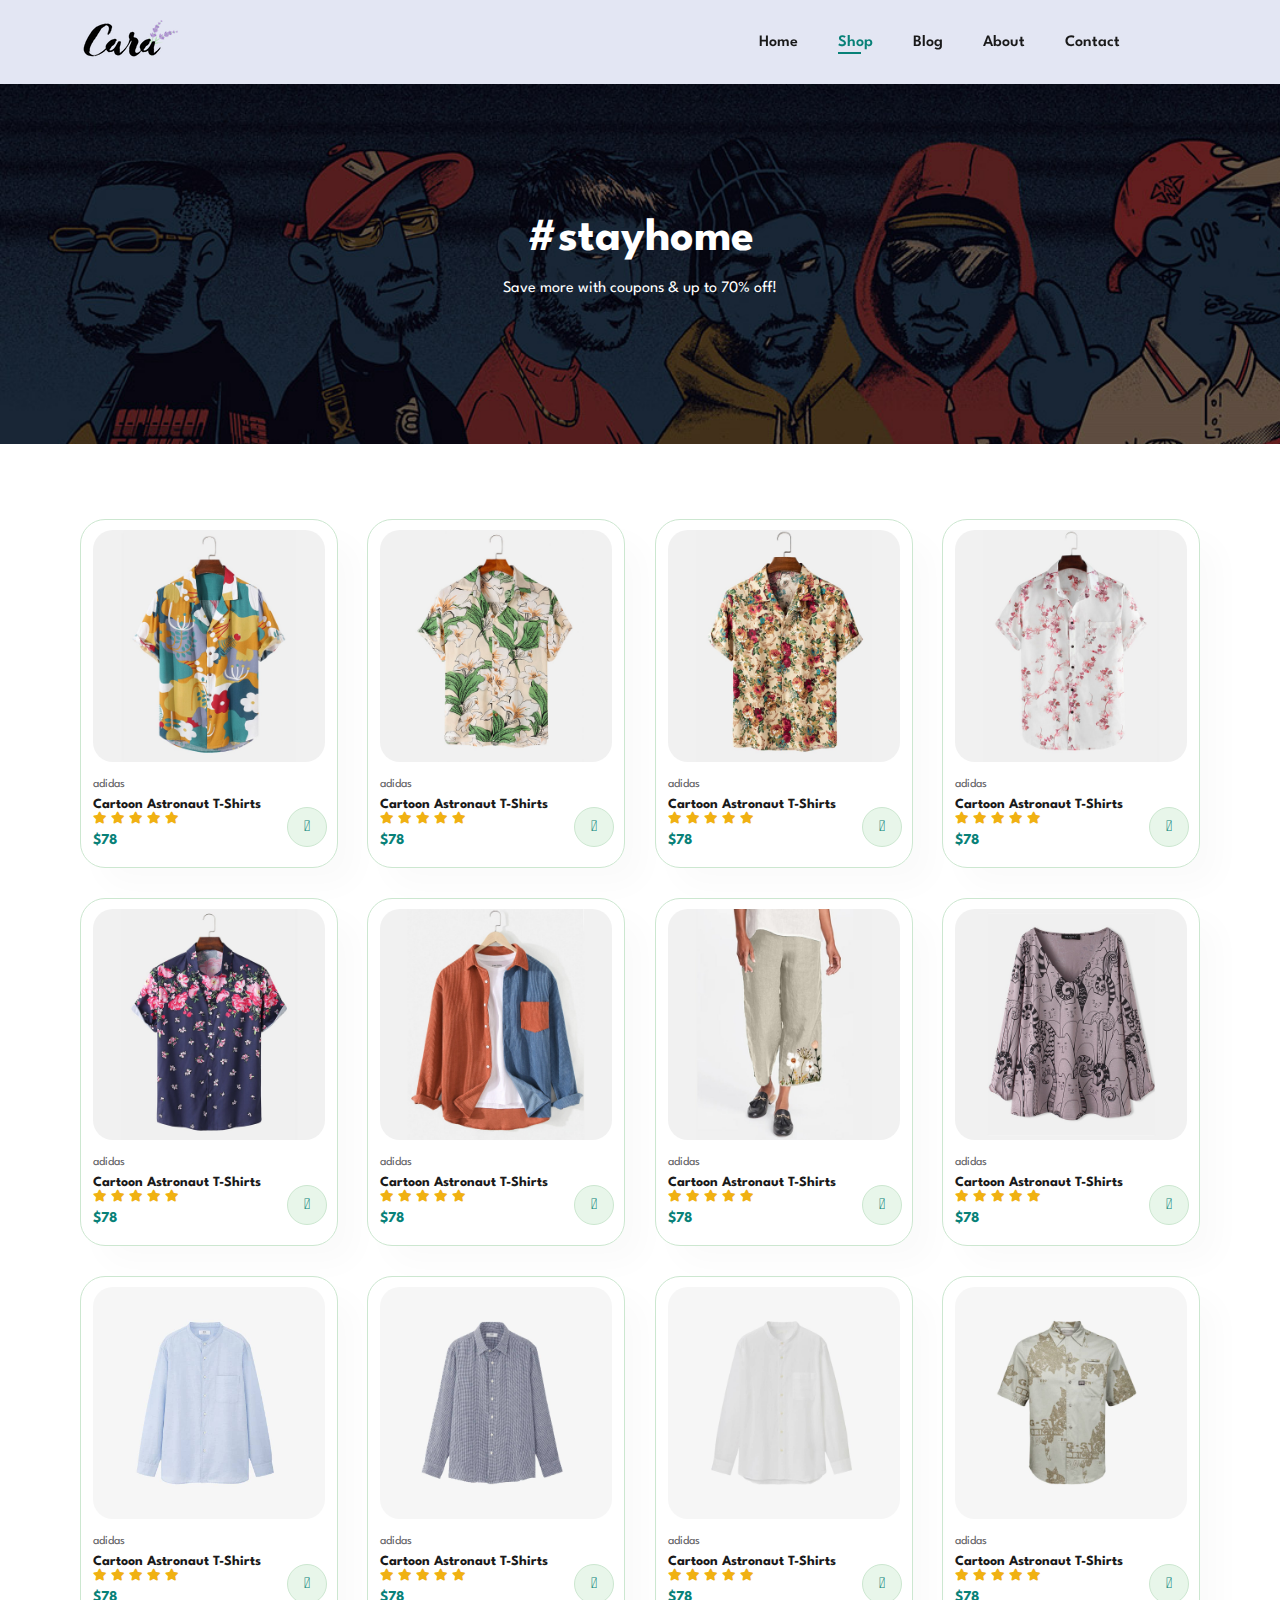
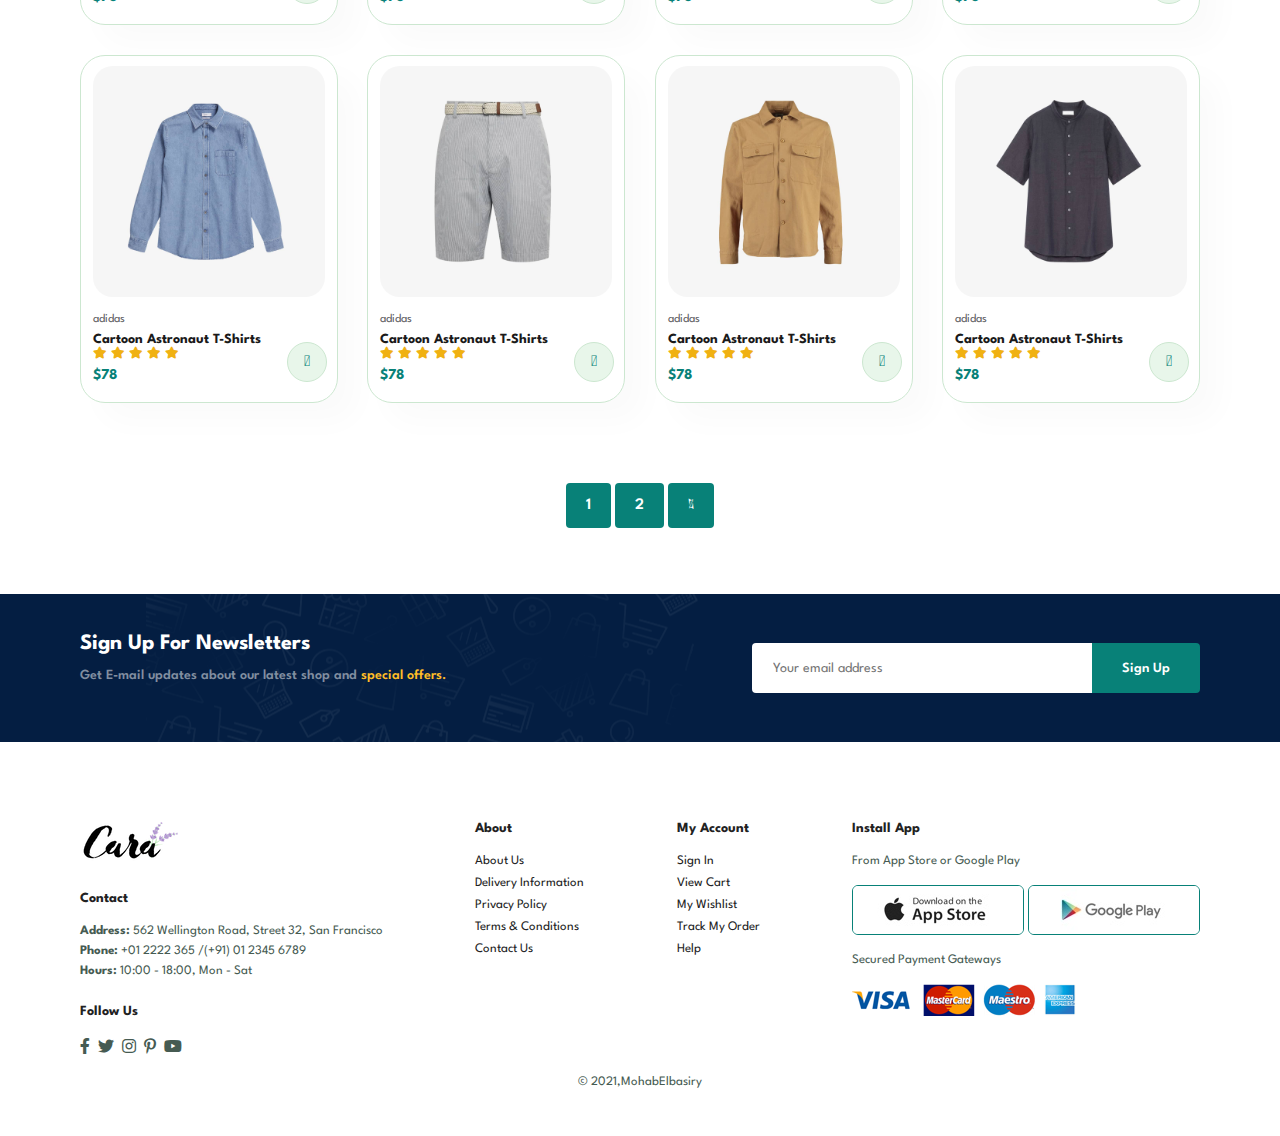
<file: ecommerce/shop.html>
<!DOCTYPE html>
<html lang="en">

<head>
    <meta charset="UTF-8">
    <meta http-equiv="X-UA-Compatible" content="IE=edge">
    <meta name="viewport" content="width=device-width, initial-scale=1.0">
    <title>Tech2etc Ecommerce Tutorial</title>
    <link rel="stylesheet" href="https://pro.fontawesome.com/releases/v5.10.0/css/all.css" />

    <link rel="stylesheet" href="style.css">
</head>

<body>

    <section id="header">
        <a href="#"><img src="img/logo.png" class="logo" alt=""></a>

        <div>
            <ul id="navbar">
                <li><a href="index.html">Home</a></li>
                <li><a class="active" href="shop.html">Shop</a></li>
                <li><a href="blog.html">Blog</a></li>
                <li><a href="about.html">About</a></li>
                <li><a href="contact.html">Contact</a></li>
                <li id="lg-bag"><a href="cart.html"><i class="far fa-shopping-bag"></i></a></li>
                <a href="#" id="close"><i class="far fa-times"></i></a>
            </ul>
        </div>
        <div id="mobile">
            <a href="cart.html"><i class="far fa-shopping-bag"></i></a>
            <i id="bar" class="fas fa-outdent"></i>
        </div>
    </section>

    <section id="page-header">

        <h2>#stayhome</h2>

        <p>Save more with coupons & up to 70% off!</p>

    </section>

    <section id="product1" class="section-p1">
        <div class="pro-container">
            <div class="pro" onclick="window.location.href='sproduct.html';">
                <img src="img/products/f1.jpg" alt="">
                <div class="des">
                    <span>adidas</span>
                    <h5>Cartoon Astronaut T-Shirts</h5>
                    <div class="star">
                        <i class="fas fa-star"></i>
                        <i class="fas fa-star"></i>
                        <i class="fas fa-star"></i>
                        <i class="fas fa-star"></i>
                        <i class="fas fa-star"></i>
                    </div>
                    <h4>$78</h4>
                </div>
                <a href="#"><i class="fal fa-shopping-cart cart"></i></a>
            </div>
            <div class="pro">
                <img src="img/products/f2.jpg" alt="">
                <div class="des">
                    <span>adidas</span>
                    <h5>Cartoon Astronaut T-Shirts</h5>
                    <div class="star">
                        <i class="fas fa-star"></i>
                        <i class="fas fa-star"></i>
                        <i class="fas fa-star"></i>
                        <i class="fas fa-star"></i>
                        <i class="fas fa-star"></i>
                    </div>
                    <h4>$78</h4>
                </div>
                <a href="#"><i class="fal fa-shopping-cart cart"></i></a>
            </div>
            <div class="pro">
                <img src="img/products/f3.jpg" alt="">
                <div class="des">
                    <span>adidas</span>
                    <h5>Cartoon Astronaut T-Shirts</h5>
                    <div class="star">
                        <i class="fas fa-star"></i>
                        <i class="fas fa-star"></i>
                        <i class="fas fa-star"></i>
                        <i class="fas fa-star"></i>
                        <i class="fas fa-star"></i>
                    </div>
                    <h4>$78</h4>
                </div>
                <a href="#"><i class="fal fa-shopping-cart cart"></i></a>
            </div>
            <div class="pro">
                <img src="img/products/f4.jpg" alt="">
                <div class="des">
                    <span>adidas</span>
                    <h5>Cartoon Astronaut T-Shirts</h5>
                    <div class="star">
                        <i class="fas fa-star"></i>
                        <i class="fas fa-star"></i>
                        <i class="fas fa-star"></i>
                        <i class="fas fa-star"></i>
                        <i class="fas fa-star"></i>
                    </div>
                    <h4>$78</h4>
                </div>
                <a href="#"><i class="fal fa-shopping-cart cart"></i></a>
            </div>
            <div class="pro">
                <img src="img/products/f5.jpg" alt="">
                <div class="des">
                    <span>adidas</span>
                    <h5>Cartoon Astronaut T-Shirts</h5>
                    <div class="star">
                        <i class="fas fa-star"></i>
                        <i class="fas fa-star"></i>
                        <i class="fas fa-star"></i>
                        <i class="fas fa-star"></i>
                        <i class="fas fa-star"></i>
                    </div>
                    <h4>$78</h4>
                </div>
                <a href="#"><i class="fal fa-shopping-cart cart"></i></a>
            </div>
            <div class="pro">
                <img src="img/products/f6.jpg" alt="">
                <div class="des">
                    <span>adidas</span>
                    <h5>Cartoon Astronaut T-Shirts</h5>
                    <div class="star">
                        <i class="fas fa-star"></i>
                        <i class="fas fa-star"></i>
                        <i class="fas fa-star"></i>
                        <i class="fas fa-star"></i>
                        <i class="fas fa-star"></i>
                    </div>
                    <h4>$78</h4>
                </div>
                <a href="#"><i class="fal fa-shopping-cart cart"></i></a>
            </div>
            <div class="pro">
                <img src="img/products/f7.jpg" alt="">
                <div class="des">
                    <span>adidas</span>
                    <h5>Cartoon Astronaut T-Shirts</h5>
                    <div class="star">
                        <i class="fas fa-star"></i>
                        <i class="fas fa-star"></i>
                        <i class="fas fa-star"></i>
                        <i class="fas fa-star"></i>
                        <i class="fas fa-star"></i>
                    </div>
                    <h4>$78</h4>
                </div>
                <a href="#"><i class="fal fa-shopping-cart cart"></i></a>
            </div>
            <div class="pro">
                <img src="img/products/f8.jpg" alt="">
                <div class="des">
                    <span>adidas</span>
                    <h5>Cartoon Astronaut T-Shirts</h5>
                    <div class="star">
                        <i class="fas fa-star"></i>
                        <i class="fas fa-star"></i>
                        <i class="fas fa-star"></i>
                        <i class="fas fa-star"></i>
                        <i class="fas fa-star"></i>
                    </div>
                    <h4>$78</h4>
                </div>
                <a href="#"><i class="fal fa-shopping-cart cart"></i></a>
            </div>

            <div class="pro">
                <img src="img/products/n1.jpg" alt="">
                <div class="des">
                    <span>adidas</span>
                    <h5>Cartoon Astronaut T-Shirts</h5>
                    <div class="star">
                        <i class="fas fa-star"></i>
                        <i class="fas fa-star"></i>
                        <i class="fas fa-star"></i>
                        <i class="fas fa-star"></i>
                        <i class="fas fa-star"></i>
                    </div>
                    <h4>$78</h4>
                </div>
                <a href="#"><i class="fal fa-shopping-cart cart"></i></a>
            </div>
            <div class="pro">
                <img src="img/products/n2.jpg" alt="">
                <div class="des">
                    <span>adidas</span>
                    <h5>Cartoon Astronaut T-Shirts</h5>
                    <div class="star">
                        <i class="fas fa-star"></i>
                        <i class="fas fa-star"></i>
                        <i class="fas fa-star"></i>
                        <i class="fas fa-star"></i>
                        <i class="fas fa-star"></i>
                    </div>
                    <h4>$78</h4>
                </div>
                <a href="#"><i class="fal fa-shopping-cart cart"></i></a>
            </div>
            <div class="pro">
                <img src="img/products/n3.jpg" alt="">
                <div class="des">
                    <span>adidas</span>
                    <h5>Cartoon Astronaut T-Shirts</h5>
                    <div class="star">
                        <i class="fas fa-star"></i>
                        <i class="fas fa-star"></i>
                        <i class="fas fa-star"></i>
                        <i class="fas fa-star"></i>
                        <i class="fas fa-star"></i>
                    </div>
                    <h4>$78</h4>
                </div>
                <a href="#"><i class="fal fa-shopping-cart cart"></i></a>
            </div>
            <div class="pro">
                <img src="img/products/n4.jpg" alt="">
                <div class="des">
                    <span>adidas</span>
                    <h5>Cartoon Astronaut T-Shirts</h5>
                    <div class="star">
                        <i class="fas fa-star"></i>
                        <i class="fas fa-star"></i>
                        <i class="fas fa-star"></i>
                        <i class="fas fa-star"></i>
                        <i class="fas fa-star"></i>
                    </div>
                    <h4>$78</h4>
                </div>
                <a href="#"><i class="fal fa-shopping-cart cart"></i></a>
            </div>
            <div class="pro">
                <img src="img/products/n5.jpg" alt="">
                <div class="des">
                    <span>adidas</span>
                    <h5>Cartoon Astronaut T-Shirts</h5>
                    <div class="star">
                        <i class="fas fa-star"></i>
                        <i class="fas fa-star"></i>
                        <i class="fas fa-star"></i>
                        <i class="fas fa-star"></i>
                        <i class="fas fa-star"></i>
                    </div>
                    <h4>$78</h4>
                </div>
                <a href="#"><i class="fal fa-shopping-cart cart"></i></a>
            </div>
            <div class="pro">
                <img src="img/products/n6.jpg" alt="">
                <div class="des">
                    <span>adidas</span>
                    <h5>Cartoon Astronaut T-Shirts</h5>
                    <div class="star">
                        <i class="fas fa-star"></i>
                        <i class="fas fa-star"></i>
                        <i class="fas fa-star"></i>
                        <i class="fas fa-star"></i>
                        <i class="fas fa-star"></i>
                    </div>
                    <h4>$78</h4>
                </div>
                <a href="#"><i class="fal fa-shopping-cart cart"></i></a>
            </div>
            <div class="pro">
                <img src="img/products/n7.jpg" alt="">
                <div class="des">
                    <span>adidas</span>
                    <h5>Cartoon Astronaut T-Shirts</h5>
                    <div class="star">
                        <i class="fas fa-star"></i>
                        <i class="fas fa-star"></i>
                        <i class="fas fa-star"></i>
                        <i class="fas fa-star"></i>
                        <i class="fas fa-star"></i>
                    </div>
                    <h4>$78</h4>
                </div>
                <a href="#"><i class="fal fa-shopping-cart cart"></i></a>
            </div>
            <div class="pro">
                <img src="img/products/n8.jpg" alt="">
                <div class="des">
                    <span>adidas</span>
                    <h5>Cartoon Astronaut T-Shirts</h5>
                    <div class="star">
                        <i class="fas fa-star"></i>
                        <i class="fas fa-star"></i>
                        <i class="fas fa-star"></i>
                        <i class="fas fa-star"></i>
                        <i class="fas fa-star"></i>
                    </div>
                    <h4>$78</h4>
                </div>
                <a href="#"><i class="fal fa-shopping-cart cart"></i></a>
            </div>
        </div>
    </section>

    <section id="pagination" class="section-p1">
        <a href="#">1</a>
        <a href="#">2</a>
        <a href="#"><i class="fal fa-long-arrow-alt-right"></i></a>
    </section>

    <section id="newsletter" class="section-p1 section-m1">
        <div class="newstext">
            <h4>Sign Up For Newsletters</h4>
            <p>Get E-mail updates about our latest shop and <span>special offers.</span> </p>
        </div>
        <div class="form">
            <input type="text" placeholder="Your email address">
            <button class="normal">Sign Up</button>
        </div>
    </section>

    <footer class="section-p1">
        <div class="col">
            <img class="logo" src="img/logo.png" alt="">
            <h4>Contact</h4>
            <p><strong>Address: </strong> 562 Wellington Road, Street 32, San Francisco</p>
            <p><strong>Phone:</strong> +01 2222 365 /(+91) 01 2345 6789</p>
            <p><strong>Hours:</strong> 10:00 - 18:00, Mon - Sat</p>
            <div class="follow">
                <h4>Follow Us</h4>
                <div class="icon">
                    <i class="fab fa-facebook-f"></i>
                    <i class="fab fa-twitter"></i>
                    <i class="fab fa-instagram"></i>
                    <i class="fab fa-pinterest-p"></i>
                    <i class="fab fa-youtube"></i>
                </div>
            </div>
        </div>

        <div class="col">
            <h4>About</h4>
            <a href="#">About Us</a>
            <a href="#">Delivery Information</a>
            <a href="#">Privacy Policy</a>
            <a href="#">Terms & Conditions</a>
            <a href="#">Contact Us</a>
        </div>

        <div class="col">
            <h4>My Account</h4>
            <a href="#">Sign In</a>
            <a href="#">View Cart</a>
            <a href="#">My Wishlist</a>
            <a href="#">Track My Order</a>
            <a href="#">Help</a>
        </div>

        <div class="col install">
            <h4>Install App</h4>
            <p>From App Store or Google Play</p>
            <div class="row">
                <img src="img/pay/app.jpg" alt="">
                <img src="img/pay/play.jpg" alt="">
            </div>
            <p>Secured Payment Gateways </p>
            <img src="img/pay/pay.png" alt="">
        </div>

        <div class="copyright">
            <p>© 2021,MohabElbasiry</p>
        </div>
    </footer>


    <script src="script.js"></script>
</body>

</html>
</file>
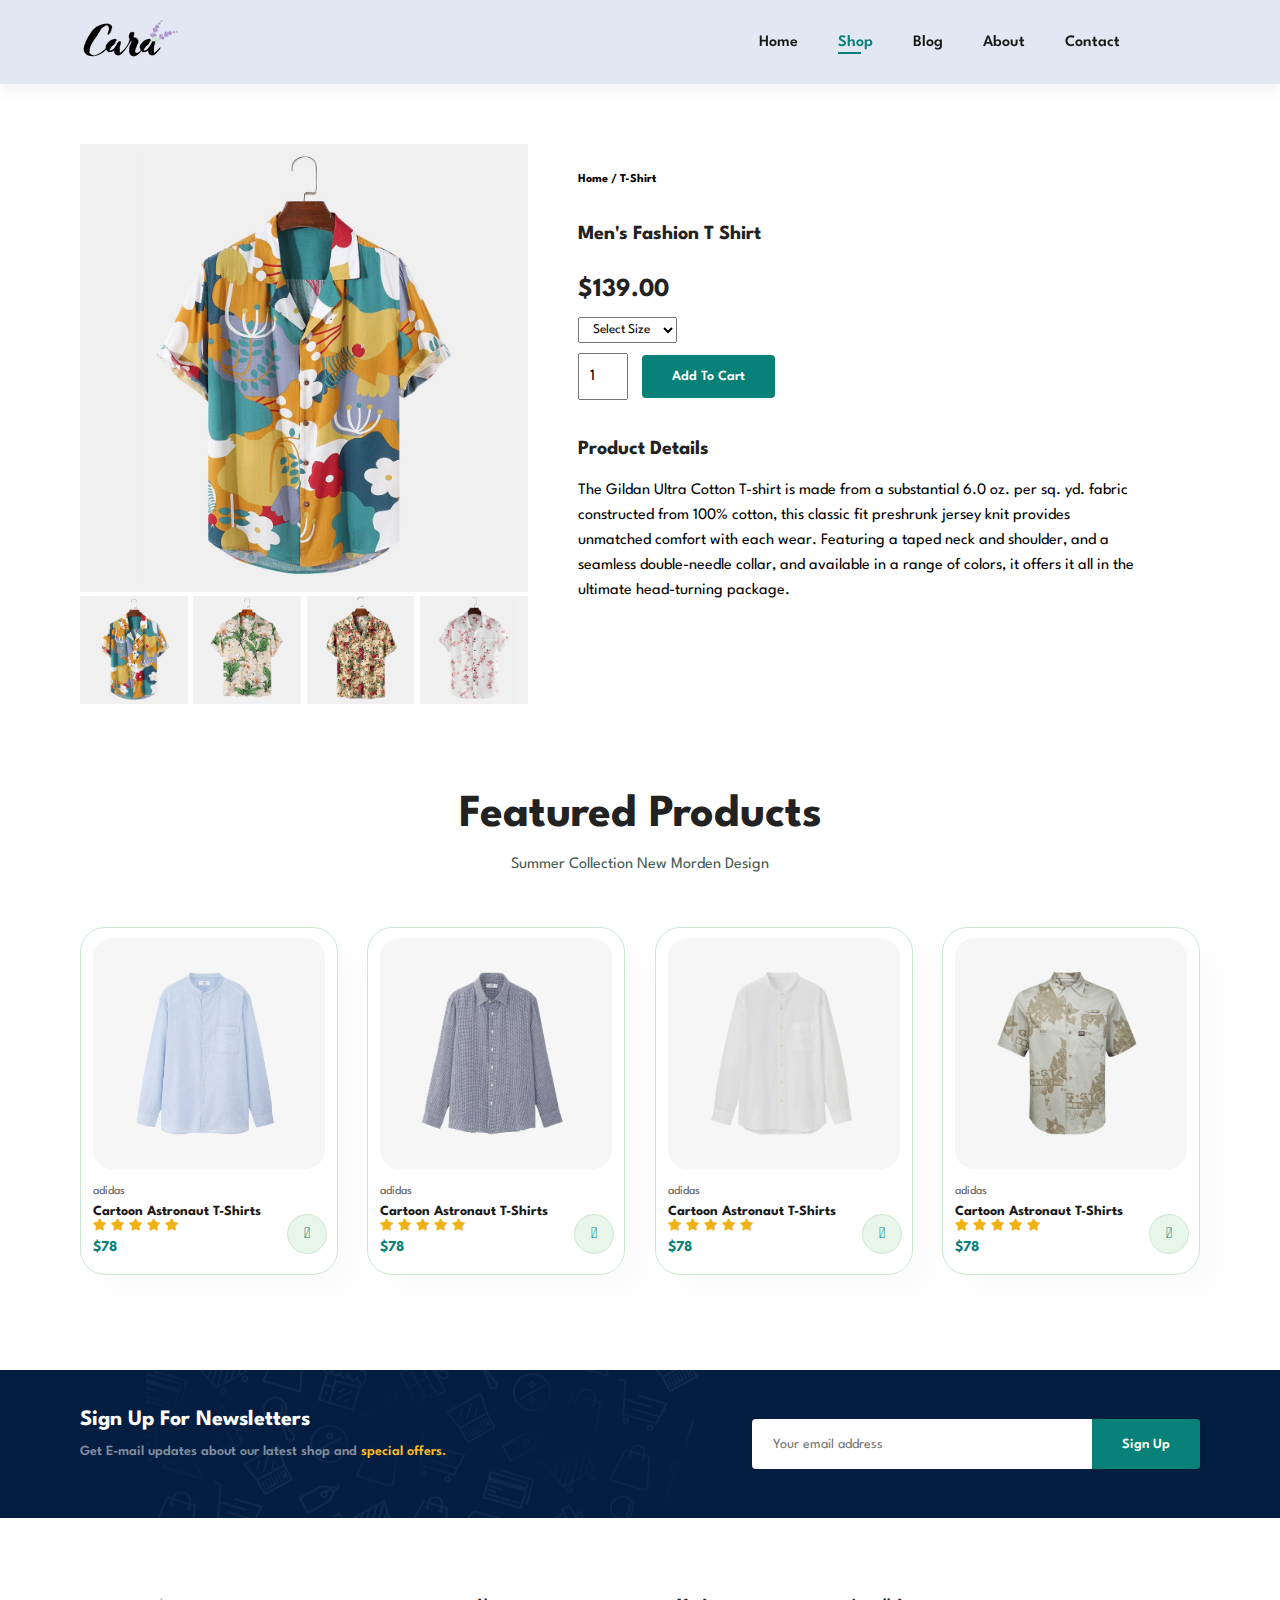
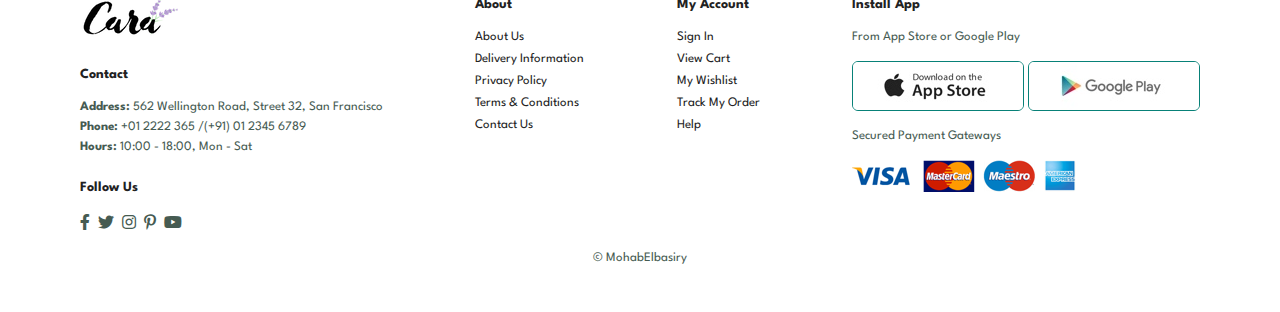
<file: ecommerce/sproduct.html>
<!DOCTYPE html>
<html lang="en">

<head>
    <meta charset="UTF-8">
    <meta http-equiv="X-UA-Compatible" content="IE=edge">
    <meta name="viewport" content="width=device-width, initial-scale=1.0">
    <title>Ecommerce </title>
    <link rel="stylesheet" href="https://pro.fontawesome.com/releases/v5.10.0/css/all.css" />

    <link rel="stylesheet" href="style.css">
</head>

<body>

    <section id="header">
        <a href="#"><img src="img/logo.png" class="logo" alt=""></a>

        <div>
            <ul id="navbar">
                <li><a href="index.html">Home</a></li>
                <li><a class="active" href="shop.html">Shop</a></li>
                <li><a href="blog.html">Blog</a></li>
                <li><a href="about.html">About</a></li>
                <li><a href="contact.html">Contact</a></li>
                <li id="lg-bag"><a href="cart.html"><i class="far fa-shopping-bag"></i></a></li>
                <a href="#" id="close"><i class="far fa-times"></i></a>
            </ul>
        </div>
        <div id="mobile">
            <a href="cart.html"><i class="far fa-shopping-bag"></i></a>
            <i id="bar" class="fas fa-outdent"></i>
        </div>
    </section>

    <section id="prodetails" class="section-p1">
        <div class="single-pro-image">
            <img src="img/products/f1.jpg" width="100%" id="MainImg" alt="">

            <div class="small-img-group">
                <div class="small-img-col">
                    <img src="img/products/f1.jpg" width="100%" class="small-img" alt="">
                </div>
                <div class="small-img-col">
                    <img src="img/products/f2.jpg" width="100%" class="small-img" alt="">
                </div>
                <div class="small-img-col">
                    <img src="img/products/f3.jpg" width="100%" class="small-img" alt="">
                </div>
                <div class="small-img-col">
                    <img src="img/products/f4.jpg" width="100%" class="small-img" alt="">
                </div>
            </div>
        </div>

        <div class="single-pro-details">
            <h6>Home / T-Shirt</h6>
            <h4>Men's Fashion T Shirt</h4>
            <h2>$139.00</h2>
            <select>
              <option>Select Size</option>
              <option>XL</option>
              <option>XXL</option>
              <option>Small</option>
              <option>Large</option>
          </select>
            <input type="number" value="1">
            <button class="normal">Add To Cart</button>
            <h4>Product Details</h4>
            <span>The Gildan Ultra Cotton T-shirt is made from a substantial 6.0 oz. per sq. yd. fabric constructed from 100% cotton, this classic fit preshrunk jersey knit provides unmatched comfort with each wear. Featuring a taped neck and shoulder, and a seamless double-needle collar, and available in a range of colors, it offers it all in the ultimate head-turning package.</span>
        </div>
    </section>

    <section id="product1" class="section-p1">
        <h2>Featured Products </h2>
        <p>Summer Collection New Morden Design</p>
        <div class="pro-container">
            <div class="pro">
                <img src="img/products/n1.jpg" alt="">
                <div class="des">
                    <span>adidas</span>
                    <h5>Cartoon Astronaut T-Shirts</h5>
                    <div class="star">
                        <i class="fas fa-star"></i>
                        <i class="fas fa-star"></i>
                        <i class="fas fa-star"></i>
                        <i class="fas fa-star"></i>
                        <i class="fas fa-star"></i>
                    </div>
                    <h4>$78</h4>
                </div>
                <a href="#"><i class="fal fa-shopping-cart cart"></i></a>
            </div>
            <div class="pro">
                <img src="img/products/n2.jpg" alt="">
                <div class="des">
                    <span>adidas</span>
                    <h5>Cartoon Astronaut T-Shirts</h5>
                    <div class="star">
                        <i class="fas fa-star"></i>
                        <i class="fas fa-star"></i>
                        <i class="fas fa-star"></i>
                        <i class="fas fa-star"></i>
                        <i class="fas fa-star"></i>
                    </div>
                    <h4>$78</h4>
                </div>
                <a href="#"><i class="fal fa-shopping-cart cart"></i></a>
            </div>
            <div class="pro">
                <img src="img/products/n3.jpg" alt="">
                <div class="des">
                    <span>adidas</span>
                    <h5>Cartoon Astronaut T-Shirts</h5>
                    <div class="star">
                        <i class="fas fa-star"></i>
                        <i class="fas fa-star"></i>
                        <i class="fas fa-star"></i>
                        <i class="fas fa-star"></i>
                        <i class="fas fa-star"></i>
                    </div>
                    <h4>$78</h4>
                </div>
                <a href="#"><i class="fal fa-shopping-cart cart"></i></a>
            </div>
            <div class="pro">
                <img src="img/products/n4.jpg" alt="">
                <div class="des">
                    <span>adidas</span>
                    <h5>Cartoon Astronaut T-Shirts</h5>
                    <div class="star">
                        <i class="fas fa-star"></i>
                        <i class="fas fa-star"></i>
                        <i class="fas fa-star"></i>
                        <i class="fas fa-star"></i>
                        <i class="fas fa-star"></i>
                    </div>
                    <h4>$78</h4>
                </div>
                <a href="#"><i class="fal fa-shopping-cart cart"></i></a>
            </div>

        </div>
    </section>

    <section id="newsletter" class="section-p1 section-m1">
        <div class="newstext">
            <h4>Sign Up For Newsletters</h4>
            <p>Get E-mail updates about our latest shop and <span>special offers.</span> </p>
        </div>
        <div class="form">
            <input type="text" placeholder="Your email address">
            <button class="normal">Sign Up</button>
        </div>
    </section>

    <footer class="section-p1">
        <div class="col">
            <img class="logo" src="img/logo.png" alt="">
            <h4>Contact</h4>
            <p><strong>Address: </strong> 562 Wellington Road, Street 32, San Francisco</p>
            <p><strong>Phone:</strong> +01 2222 365 /(+91) 01 2345 6789</p>
            <p><strong>Hours:</strong> 10:00 - 18:00, Mon - Sat</p>
            <div class="follow">
                <h4>Follow Us</h4>
                <div class="icon">
                    <i class="fab fa-facebook-f"></i>
                    <i class="fab fa-twitter"></i>
                    <i class="fab fa-instagram"></i>
                    <i class="fab fa-pinterest-p"></i>
                    <i class="fab fa-youtube"></i>
                </div>
            </div>
        </div>

        <div class="col">
            <h4>About</h4>
            <a href="#">About Us</a>
            <a href="#">Delivery Information</a>
            <a href="#">Privacy Policy</a>
            <a href="#">Terms & Conditions</a>
            <a href="#">Contact Us</a>
        </div>

        <div class="col">
            <h4>My Account</h4>
            <a href="#">Sign In</a>
            <a href="#">View Cart</a>
            <a href="#">My Wishlist</a>
            <a href="#">Track My Order</a>
            <a href="#">Help</a>
        </div>

        <div class="col install">
            <h4>Install App</h4>
            <p>From App Store or Google Play</p>
            <div class="row">
                <img src="img/pay/app.jpg" alt="">
                <img src="img/pay/play.jpg" alt="">
            </div>
            <p>Secured Payment Gateways </p>
            <img src="img/pay/pay.png" alt="">
        </div>

        <div class="copyright">
            <p>© MohabElbasiry</p>
        </div>
    </footer>

    <script>
       
    </script>


    <script src="script.js"></script>
</body>

</html>
</file>
<file: ecommerce/style.css>
@import url('https://fonts.googleapis.com/css2?family=Spartan:wght@100;200;300;400;500;600;700;800;900&display=swap');
* {
    margin: 0;
    padding: 0;
    box-sizing: border-box;
    font-family: 'Spartan', sans-serif;
}

html {
    scroll-behavior: smooth;
}

h1 {
    font-size: 50px;
    line-height: 64px;
    color: #222;
}

h2 {
    font-size: 46px;
    line-height: 54px;
    color: #222;
}

h4 {
    font-size: 20px;
    color: #222;
}

h6 {
    font-weight: 700;
    font-size: 12px;
}

p {
    font-size: 16px;
    color: #465b52;
    margin: 15px 0 20px 0;
}

button.normal {
    font-size: 14px;
    font-weight: 600;
    padding: 15px 30px;
    color: #000;
    background-color: #fff;
    border-radius: 4px;
    cursor: pointer;
    border: none;
    outline: none;
    transition: 0.2s;
}

button.white {
    background: transparent;
    padding: 11px 18px;
    font-size: 13px;
    font-weight: 600;
    color: #fff;
    outline: none;
    border: 1px solid #fff;
    cursor: pointer;
    transition: 0.2 ease;
}

.section-p1 {
    padding: 40px 80px;
}

.section-m1 {
    margin: 40px 0;
}

body {
    width: 100%;
}

#header {
    display: flex;
    align-items: center;
    justify-content: space-between;
    padding: 20px 80px;
    background: #E3E6F3;
    position: sticky;
    top: 0;
    left: 0;
    z-index: 999;
    box-shadow: 0 5px 15px rgba(0, 0, 0, 0.06);
}

#navbar {
    display: flex;
    align-items: center;
    justify-content: center;
}

#navbar li {
    list-style: none;
    padding: 0 20px;
    position: relative;
}

#navbar li a {
    text-decoration: none;
    font-size: 16px;
    font-weight: 600;
    color: #1a1a1a;
    transition: 0.3s ease;
}

#navbar li a:hover,
#navbar li a.active {
    color: #088178;
}

#navbar li a.active::after,
#navbar li a:hover::after {
    content: "";
    width: 30%;
    height: 2px;
    background: #088178;
    position: absolute;
    bottom: -4px;
    left: 20px;
}

#navbar li a i {
    font-weight: 500;
    font-size: 20px;
}

#mobile {
    display: none;
    align-items: center;
}

#close {
    display: none;
}

#hero {
    display: flex;
    flex-direction: column;
    align-items: flex-start;
    justify-content: center;
    padding: 0 80px;
    background-image: url("img/hero4.png");
    width: 100%;
    height: 90vh;
    background-size: cover;
    background-position: top 25% right 0;
}

#hero h4 {
    padding-bottom: 15px;
}

#hero h1 {
    color: #088178;
}

#hero button {
    background-image: url("img/button.png");
    background-color: transparent;
    color: #088178;
    border: 0;
    padding: 14px 80px 14px 65px;
    background-repeat: no-repeat;
    cursor: pointer;
    font-weight: 700;
    font-size: 15px;
}

#feature {
    display: flex;
    align-items: center;
    justify-content: space-between;
    flex-wrap: wrap;
}

#feature .fe-box {
    width: 180px;
    text-align: center;
    padding: 25px 15px;
    border-radius: 4px;
    border: 1px solid #cce7d0;
    box-shadow: 20px 20px 34px rgba(0, 0, 0, .03);
    transition: 0.3s ease;
    margin: 15px 0;
}

#feature .fe-box:hover {
    box-shadow: 10px 10px 54px rgba(70, 62, 221, 0.1);
}

#feature .fe-box img {
    width: 100%;
    margin-bottom: 10px;
}

#feature .fe-box h6 {
    display: inline-block;
    padding: 9px 8px 6px 8px;
    line-height: 1;
    border-radius: 4px;
    color: #088178;
    background-color: #fddde4;
}

#feature .fe-box:nth-child(2) h6 {
    background-color: #cdebbc;
}

#feature .fe-box:nth-child(3) h6 {
    background-color: #d1e8f2;
}

#feature .fe-box:nth-child(4) h6 {
    background-color: #cdd4f8;
}

#feature .fe-box:nth-child(5) h6 {
    background-color: #f6dbf6;
}

#feature .fe-box:nth-child(6) h6 {
    background-color: #fff2e5;
}

#product1 {
    text-align: center;
}

#product1 .pro-container {
    display: flex;
    flex-wrap: wrap;
    justify-content: space-between;
    padding-top: 20px;
}

#product1 .pro {
    width: 23%;
    min-width: 250px;
    padding: 10px 12px;
    border: 1px solid #cce7d0;
    border-radius: 25px;
    transition: .2s;
    position: relative;
    cursor: pointer;
    box-shadow: 20px 20px 30px rgba(0, 0, 0, 0.02);
    margin: 15px 0;
}

#product1 .pro:hover {
    box-shadow: 20px 20px 30px rgba(0, 0, 0, 0.06);
}

#product1 .pro img {
    width: 100%;
    border-radius: 20px;
}

#product1 .pro .des {
    text-align: start;
    padding: 10px 0;
}

#product1 .pro .des span {
    color: #606063;
    font-size: 12px;
}

#product1 .pro .des h5 {
    padding-top: 7px;
    color: #1a1a1a;
    font-size: 14px;
    transition: 0.2s;
}

#product1 .pro:hover .des h5 {
    color: #088178;
}

#product1 .pro .des i {
    color: rgb(240, 177, 18);
    font-size: 12px;
}

#product1 .pro .des h4 {
    padding-top: 7px;
    font-size: 15px;
    font-weight: 700;
    color: #088178;
}

#product1 .pro .cart {
    width: 40px;
    height: 40px;
    line-height: 40px;
    border-radius: 50px;
    background-color: #e8f6ea;
    font-weight: 500;
    color: #088178;
    border: 1px solid #cce7d0;
    transition: 0.2s;
    position: absolute;
    bottom: 20px;
    right: 10px;
}

#product1 .pro .cart:hover {
    color: #fff;
    background: #088178;
    font-weight: 400;
}

#banner {
    background-image: url("img/banner/b2.jpg");
    width: 100%;
    height: 40vh;
    background-size: cover;
    background-position: center;
    display: flex;
    flex-direction: column;
    align-items: center;
    justify-content: center;
    text-align: center;
}

#banner h4 {
    color: #fff;
    font-size: 16px;
}

#banner h2 {
    color: #fff;
    font-size: 30px;
    padding: 10px 0;
}

#banner h2 span {
    color: #ef3636;
}

#banner button:hover {
    background: #088178;
    color: #fff;
}

#sm-banner {
    display: flex;
    justify-content: space-between;
    flex-wrap: wrap;
}

#sm-banner .banner-box {
    background-image: url("img/banner/b17.jpg");
    min-width: 580px;
    height: 50vh;
    background-size: cover;
    background-position: center;
    display: flex;
    flex-direction: column;
    justify-content: center;
    align-items: flex-start;
    padding: 30px;
}

#sm-banner .banner-box2 {
    background-image: url("img/banner/b10.jpg");
}

#sm-banner h4 {
    color: #fff;
    font-size: 20px;
    font-weight: 300;
}

#sm-banner h2 {
    color: #fff;
    font-size: 28px;
    font-weight: 800;
}

#sm-banner span {
    color: #fff;
    font-size: 14px;
    font-weight: 500;
    padding-bottom: 15px;
}

#sm-banner .banner-box:hover button,
#sm-banner .banner-box2:hover button {
    background: #088178;
    border: 1px solid #088178;
    transition: 0.2s ease;
}

#banner3 {
    display: flex;
    justify-content: space-between;
    flex-wrap: wrap;
    padding: 0 80px;
}

#banner3 .banner-box {
    background-image: url("img/banner/b7.jpg");
    min-width: 30%;
    height: 30vh;
    background-size: cover;
    background-position: center;
    display: flex;
    flex-direction: column;
    justify-content: center;
    align-items: flex-start;
    padding: 20px;
    margin-bottom: 20px;
}

#banner3 .banner-box2 {
    background-image: url("img/banner/b4.jpg");
}

#banner3 .banner-box3 {
    background-image: url("img/banner/b18.jpg");
}

#banner3 h2 {
    color: #fff;
    font-weight: 900;
    font-size: 22px;
}

#banner3 h3 {
    font-size: 15px;
    font-weight: 800;
    color: #ec544e;
}

#newsletter {
    background-image: url("img/banner/b14.png");
    background-repeat: no-repeat;
    background-position: 20% 30%;
    background-color: #041e42;
    display: flex;
    align-items: center;
    justify-content: space-between;
    flex-wrap: wrap;
}

#newsletter h4 {
    font-size: 22px;
    font-weight: 700;
    color: #fff;
}

#newsletter p {
    font-size: 14px;
    font-weight: 600;
    color: #818ea0;
}

#newsletter p span {
    color: #ffbd27;
}

#newsletter input {
    height: 3.125rem;
    padding: 0 1.25rem;
    font-size: 14px;
    width: 100%;
    border: 1px solid transparent;
    border-radius: 4px;
    border-top-right-radius: 0px;
    border-bottom-right-radius: 0px;
    outline: none;
}

#newsletter .form {
    display: flex;
    width: 40%;
}

#newsletter button {
    background-color: #088178;
    color: #fff;
    white-space: nowrap;
    border-top-left-radius: 0px;
    border-bottom-left-radius: 0px;
}

footer {
    display: flex;
    flex-wrap: wrap;
    justify-content: space-between;
}

footer .logo {
    margin-bottom: 30px;
}

footer .follow {
    margin-top: 20px;
}

footer .follow i {
    color: #465b52;
    padding-right: 4px;
    cursor: pointer;
}

footer h4 {
    font-size: 14px;
    padding-bottom: 20px;
}

footer p {
    font-size: 13px;
    margin: 0 0 8px 0;
}

footer .col {
    display: flex;
    flex-direction: column;
    align-items: flex-start;
    margin-bottom: 20px;
}

footer a {
    font-size: 13px;
    text-decoration: none;
    margin-bottom: 10px;
    color: #222;
}

footer .install .row img {
    border: 1px solid #088178;
    border-radius: 6px;
}

footer .install img {
    margin: 10px 0 15px 0;
}

footer .copyright {
    width: 100%;
    text-align: center;
}

footer .follow i:hover,
footer a:hover {
    color: #088178;
}


/* Shop Page */

#page-header {
    height: 40vh;
    display: flex;
    flex-direction: column;
    justify-content: center;
    text-align: center;
    background-image: url("img/banner/b1.jpg");
    background-size: cover;
    padding: 14px;
}

#page-header h2,
#page-header p {
    color: #fff;
}

#pagination {
    text-align: center;
}

#pagination a {
    text-decoration: none;
    background: #088178;
    padding: 15px 20px;
    border-radius: 4px;
    color: #fff;
    font-weight: 600;
}

#pagination a i {
    font-size: 16px;
    font-weight: 600;
}


/* Single Product */

#prodetails {
    display: flex;
    margin-top: 20px;
}

#prodetails .single-pro-image {
    width: 40%;
    margin-right: 50px;
}

.small-img-group {
    display: flex;
    justify-content: space-between;
}

.small-img-col {
    flex-basis: 24%;
    cursor: pointer;
}

#prodetails .single-pro-details {
    width: 50%;
    padding-top: 30px;
}

#prodetails .single-pro-details h4 {
    padding: 40px 0 20px 0;
}

#prodetails .single-pro-details h2 {
    font-size: 26px;
}

#prodetails .single-pro-details select {
    display: block;
    padding: 5px 10px;
    margin-bottom: 10px;
}

#prodetails .single-pro-details input {
    width: 50px;
    height: 47px;
    padding-left: 10px;
    font-size: 16px;
    margin-right: 10px;
}

#prodetails .single-pro-details input:focus {
    outline: none;
}

#prodetails .single-pro-details button {
    background: #088178;
    color: #fff;
}

#prodetails .single-pro-details span {
    line-height: 25px;
}


/* Blog Page */

#blog {
    padding: 150px 150px 0 150px;
}

#page-header.blog-header {
    background-image: url("img/banner/b19.jpg");
}

#blog .blog-box {
    width: 100%;
    display: flex;
    flex-direction: row;
    align-items: center;
    position: relative;
    padding-bottom: 90px;
}

#blog .blog-img {
    width: 50%;
    margin-right: 40px;
}

#blog img {
    width: 100%;
    height: 300px;
    object-fit: cover;
}

#blog .blog-details {
    width: 50%;
}

#blog .blog-details a {
    text-decoration: none;
    font-size: 11px;
    color: #000;
    font-weight: 700;
    position: relative;
    transition: 0.3s;
}

#blog .blog-details a::after {
    content: "";
    width: 50px;
    height: 1px;
    background-color: #000;
    top: 4px;
    right: -60px;
    position: absolute;
}

#blog .blog-details a:hover {
    color: #088178;
}

#blog .blog-details a:hover::after {
    background-color: #088178;
}

#blog .blog-box h1 {
    position: absolute;
    font-weight: 700;
    font-size: 70px;
    color: #c9cbce;
    top: -40px;
    left: 0;
    z-index: -9;
}


/* About Page */

#page-header.about-header {
    background-image: url("img/about/banner.png");
}

#about-head {
    display: flex;
    align-items: center;
}

#about-head img {
    width: 50%;
    height: auto;
}

#about-head div {
    padding-left: 40px;
}

#about-app {
    display: flex;
    flex-direction: column;
    justify-content: center;
    text-align: center;
    align-items: center;
}

#about-app .video {
    width: 70%;
    height: 100%;
    margin-top: 30px;
}

#about-app .video video {
    width: 100%;
    height: 100%;
    border-radius: 20px;
}


/* Contact Page */

#contact-details {
    display: flex;
    align-items: center;
    justify-content: space-between;
}

#contact-details .details {
    width: 40%;
    display: flex;
    flex-direction: column;
    align-items: flex-start;
}

#contact-details .details span,
#form-details span {
    font-size: 12px;
}

#contact-details .details h2,
#form-details h2 {
    font-size: 26px;
    line-height: 35px;
    padding: 20px 0;
}

#contact-details .details h3 {
    font-size: 16px;
    padding-bottom: 15px;
}

#contact-details .details li {
    list-style: none;
    display: flex;
    padding: 10px 0;
}

#contact-details .details li i {
    font-size: 14px;
    padding-right: 22px;
}

#contact-details .details li p {
    margin: 0;
    font-size: 14px;
}

#contact-details .map {
    width: 55%;
    height: 400px;
}

#contact-details .map iframe {
    width: 100%;
    height: 100%;
}

#form-details {
    display: flex;
    justify-content: space-between;
    margin: 30px;
    padding: 80px;
    border: 1px solid #e1e1e1;
}

#form-details form {
    width: 65%;
    display: flex;
    flex-direction: column;
    align-items: flex-start;
}

#form-details form input,
#form-details form textarea {
    width: 100%;
    padding: 12px 15px;
    outline: none;
    margin-bottom: 20px;
    border: 1px solid #e1e1e1;
}

#form-details form button {
    background-color: #088178;
    color: #fff;
}

#form-details .people div {
    display: flex;
    align-items: flex-start;
    padding-bottom: 25px;
}

#form-details .people img {
    width: 65px;
    height: 65px;
    object-fit: cover;
    margin-right: 15px;
}

#form-details .people p {
    margin: 0;
    font-size: 13px;
    line-height: 25px;
}

#form-details .people p span {
    display: block;
    font-size: 16px;
    font-weight: 600;
    color: #000;
}


/* Cart Page */

#cart {
    overflow-x: auto;
}

#cart table {
    width: 100%;
    border-collapse: collapse;
    table-layout: fixed;
    white-space: nowrap;
}

#cart table img {
    width: 70px;
}

#cart table td:nth-child(1) {
    width: 100px;
    text-align: center;
}

#cart table td:nth-child(2) {
    width: 150px;
    text-align: center;
}

#cart table td:nth-child(3) {
    width: 250px;
    text-align: center;
}

#cart table td:nth-child(4),
#cart table td:nth-child(5),
#cart table td:nth-child(6) {
    width: 150px;
    text-align: center;
}

#cart table td:nth-child(5) input {
    width: 70px;
    padding: 10px 5px 10px 15px;
}

#cart table thead {
    border: 1px solid #e2e9e1;
    border-left: none;
    border-right: none;
}

#cart table thead td {
    font-weight: 700;
    text-transform: uppercase;
    font-size: 13px;
    padding: 18px 0;
}

#cart table tbody tr td {
    padding-top: 15px;
}

#cart table tbody td {
    font-size: 13px;
}

#cart-add {
    display: flex;
    flex-wrap: wrap;
    justify-content: space-between;
}

#cuopon {
    width: 50%;
    margin-bottom: 30px;
}

#cuopon h3,
#subtotal h3 {
    padding-bottom: 15px;
}

#cuopon input {
    padding: 10px 20px;
    outline: none;
    width: 60%;
    margin-right: 10px;
    border: 1px solid #e2e9e1;
}

#cuopon button,
#subtotal button {
    background: #088178;
    color: #fff;
    padding: 12px 20px;
}

#subtotal {
    width: 50%;
    margin-bottom: 30px;
    border: 1px solid #e2e9e1;
    padding: 30px;
}

#subtotal table {
    border-collapse: collapse;
    width: 100%;
    margin-bottom: 20px;
}

#subtotal table td {
    width: 50%;
    border: 1px solid #e2e9e1;
    padding: 10px;
    font-size: 13px;
}


/* Start Media Query */

@media (max-width:799px) {
    .section-p1 {
        padding: 40px;
    }
    #navbar {
        display: flex;
        flex-direction: column;
        justify-content: flex-start;
        align-items: flex-start;
        position: fixed;
        top: 0px;
        right: -300px;
        width: 300px;
        height: 100vh;
        background: #E3E6F3;
        box-shadow: 0 40px 60px rgba(0, 0, 0, 0.1);
        transition: 0.3s;
        padding: 80px 0 0 10px;
    }
    #navbar li {
        margin-bottom: 25px;
    }
    #navbar.active {
        right: 0;
    }
    #mobile {
        display: flex;
    }
    #mobile i {
        color: #1a1a1a;
        font-size: 24px;
        padding-left: 20px;
    }
    #bar {
        display: initial;
    }
    #close {
        display: initial;
        font-size: 24px;
        position: absolute;
        top: 30px;
        left: 30px;
        color: #222;
    }
    #lg-bag,
    #lg-search {
        display: none;
    }
    #hero {
        padding: 0 80px;
        height: 70vh;
        background-position: top 30% right 30%;
    }
    #feature {
        justify-content: center;
    }
    #feature .fe-box {
        margin: 15px;
    }
    #product1 .pro-container {
        justify-content: center;
    }
    #product1 .pro {
        margin: 15px;
    }
    #banner {
        height: 20vh;
    }
    #sm-banner .banner-box {
        min-width: 100%;
        height: 30vh;
        padding: 30px;
    }
    #banner3 {
        display: flex;
        justify-content: space-between;
        flex-wrap: wrap;
        padding: 0 40px;
    }
    #banner3 .banner-box {
        width: 28%;
    }
    #newsletter .form {
        width: 70%;
    }
    /* Contact Page */
    #form-details {
        padding: 40px;
    }
    #form-details form {
        width: 50%;
    }
}

@media (max-width:477px) {
    .section-p1 {
        padding: 20px;
    }
    h1 {
        font-size: 38px;
    }
    h2 {
        font-size: 32px;
    }
    #header {
        padding: 10px 30px;
    }
    #hero {
        padding: 0 20px;
        height: 70vh;
        background-position: 55%;
    }
    #feature {
        justify-content: space-between;
    }
    #feature .fe-box {
        width: 155px;
        margin: 0 0 15px 0;
    }
    #product1 .pro {
        width: 100%;
    }
    #banner {
        height: 40vh;
    }
    #sm-banner .banner-box {
        height: 40vh;
    }
    #sm-banner .banner-box {
        margin-top: 20px;
    }
    #banner3 {
        padding: 0 20px;
    }
    #banner3 .banner-box {
        width: 100%;
    }
    #newsletter {
        padding: 40px 20px;
    }
    #newsletter .form {
        width: 100%;
    }
    footer .copyright {
        text-align: start;
    }
    /* Blog Page */
    #blog {
        padding: 100px 20px 20px 20px;
    }
    #blog .blog-box {
        flex-direction: column;
        align-items: flex-start;
    }
    #blog .blog-img {
        width: 100%;
        margin-right: 0px;
        margin-bottom: 30px;
    }
    #blog .blog-details {
        width: 100%;
    }
    #about-app .video {
        width: 100%;
    }
    /* About Page */
    #about-head {
        flex-direction: column;
    }
    #about-head img {
        width: 100%;
    }
    #about-head div {
        padding-top: 20px;
        padding-left: 0px;
    }
    /* Contact Page */
    #contact-details .details {
        width: 100%;
        padding-bottom: 30px;
    }
    #contact-details .map {
        width: 100%;
    }
    #contact-details {
        flex-wrap: wrap;
    }
    #form-details {
        margin: 10px;
        padding: 30px 10px;
        flex-wrap: wrap;
    }
    #form-details form {
        width: 100%;
        padding-bottom: 30px;
    }
    /* Cart Page */
    #cart-add {
        flex-direction: column;
    }
    #cuopon,
    #subtotal {
        width: 100%;
    }
    #subtotal {
        padding: 20px;
    }
    /* SIngle Product */
    #prodetails {
        flex-direction: column;
    }
    #prodetails .single-pro-image {
        width: 100%;
        margin-right: 0px;
    }
    #prodetails .single-pro-details {
        width: 100%;
        padding-top: 30px;
    }
}

@media(max-width:768px) {
    #hero h1,h2{
        font-size: 30px;
    }
    #about-head{
        display: block !important;
    }
    #about-head img{
        width: 100%;
    }
    #blog .blog-box{
        display: block;

    }
    #blog .blog-img {
        width: 129%;}
        #blog .blog-details{
            width: 100%;
        }
        section#cart-add{
            display: block;
            
        }
        section#cart-add div:nth-child(1){
            width: 100%;
            
        }
        section#cart-add div:nth-child(2){
            width: 100%;
            
        }
        #prodetails{
            display: block;
        }
        #prodetails div:nth-child(1){
            width: 100%;
        }
        #prodetails div:nth-child(2){
            width: 100%;
        }
}
</file>
